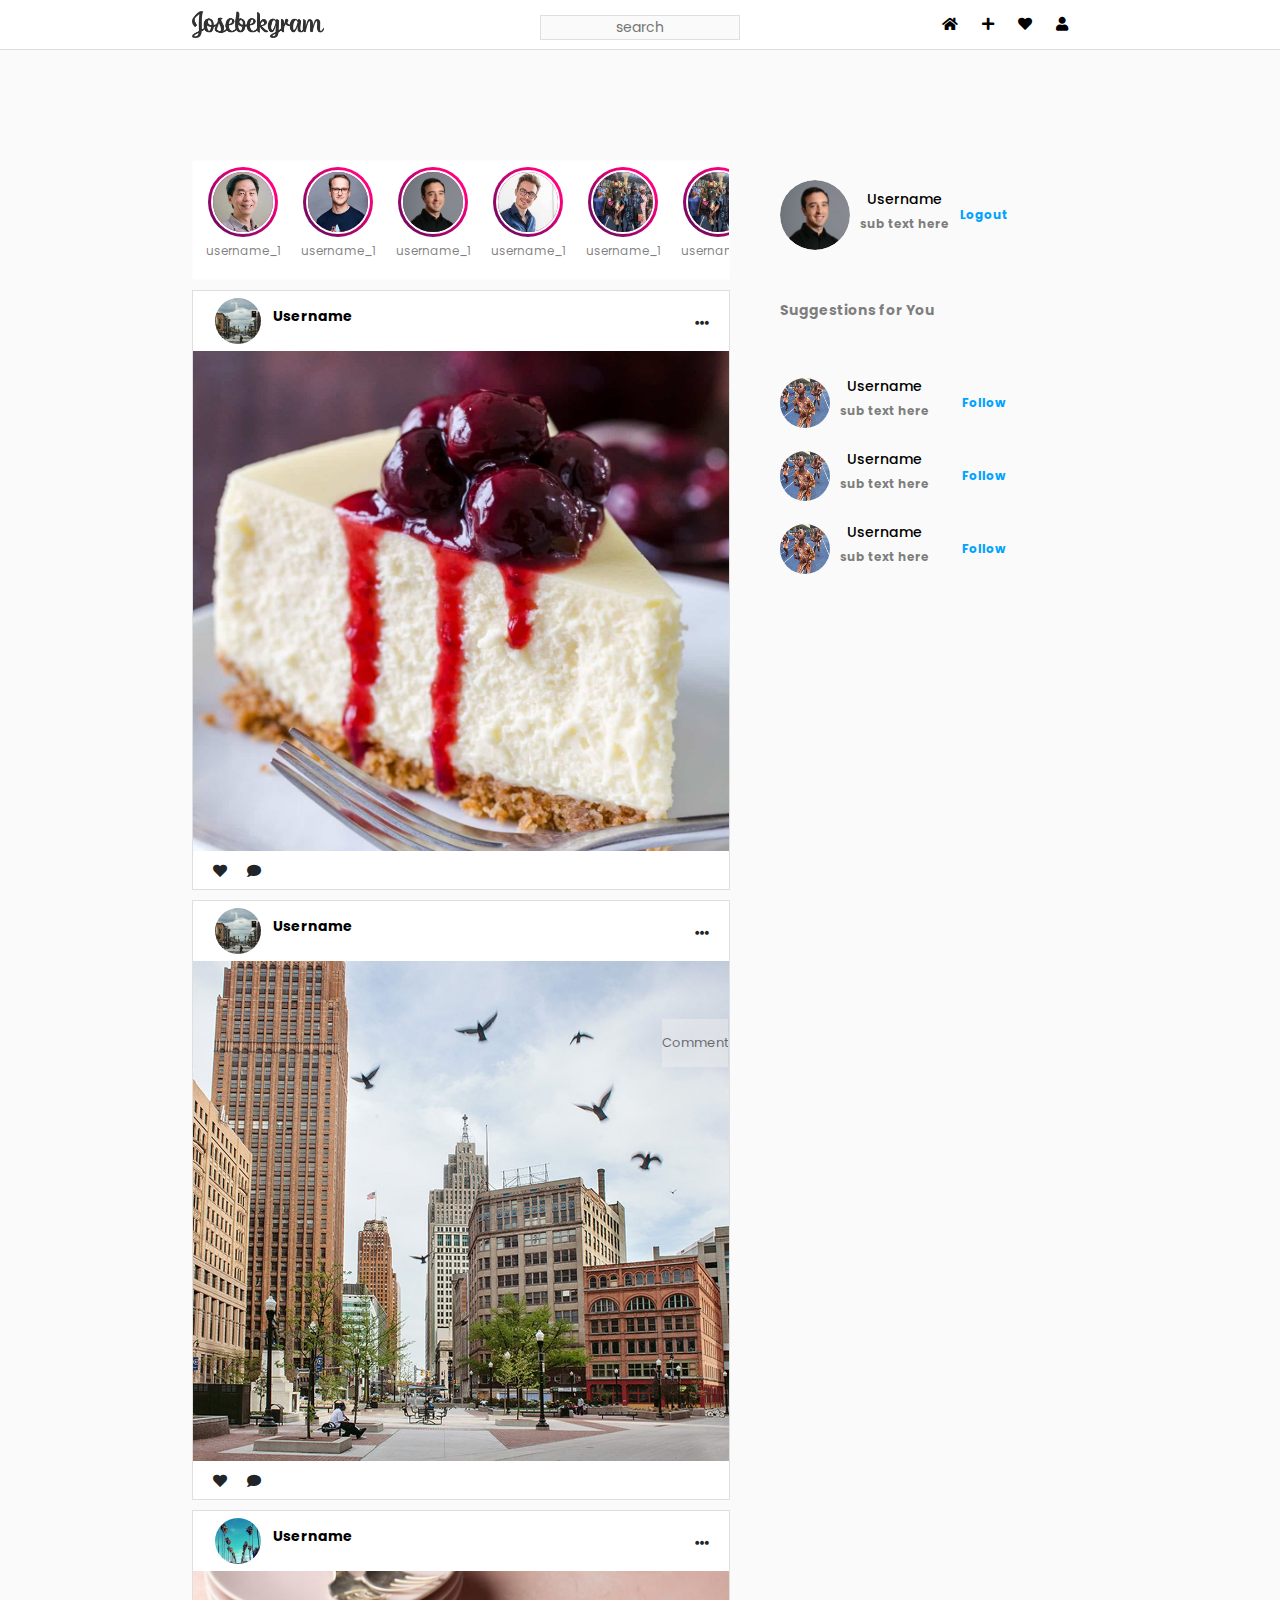
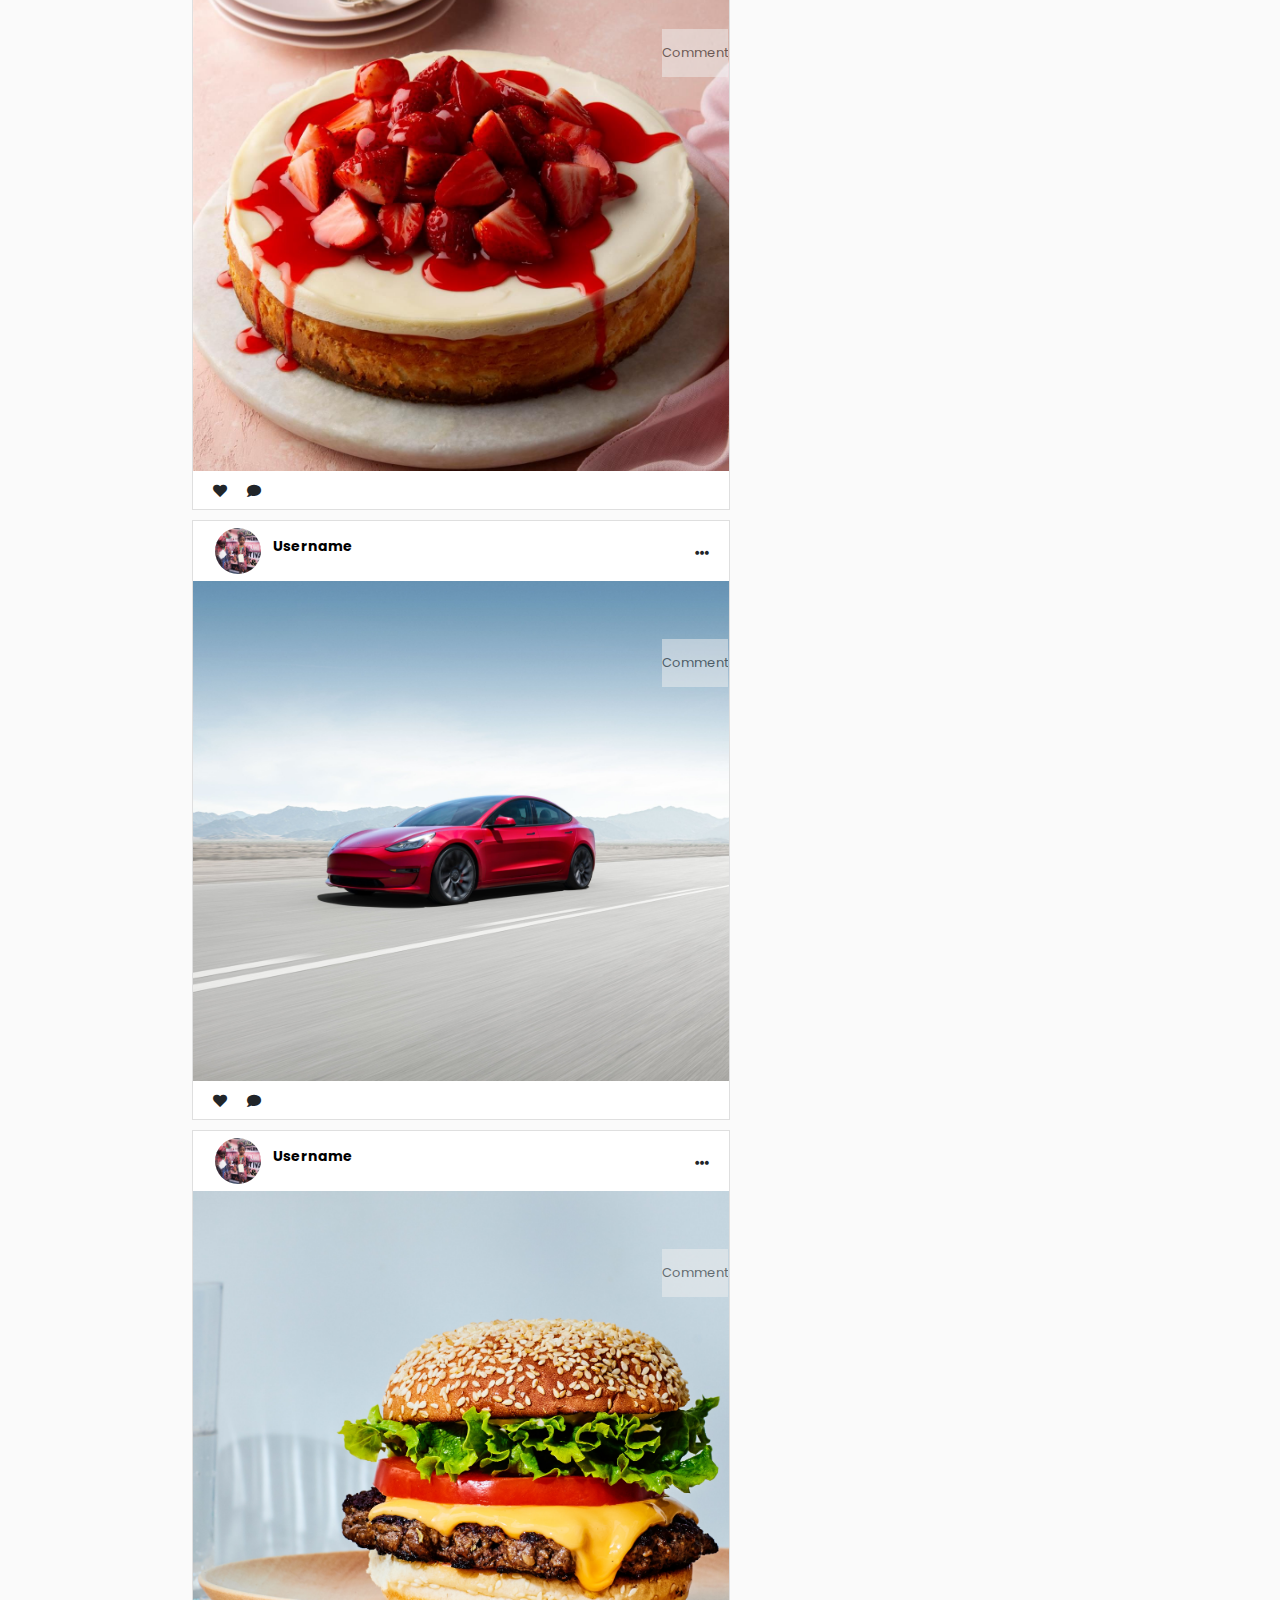
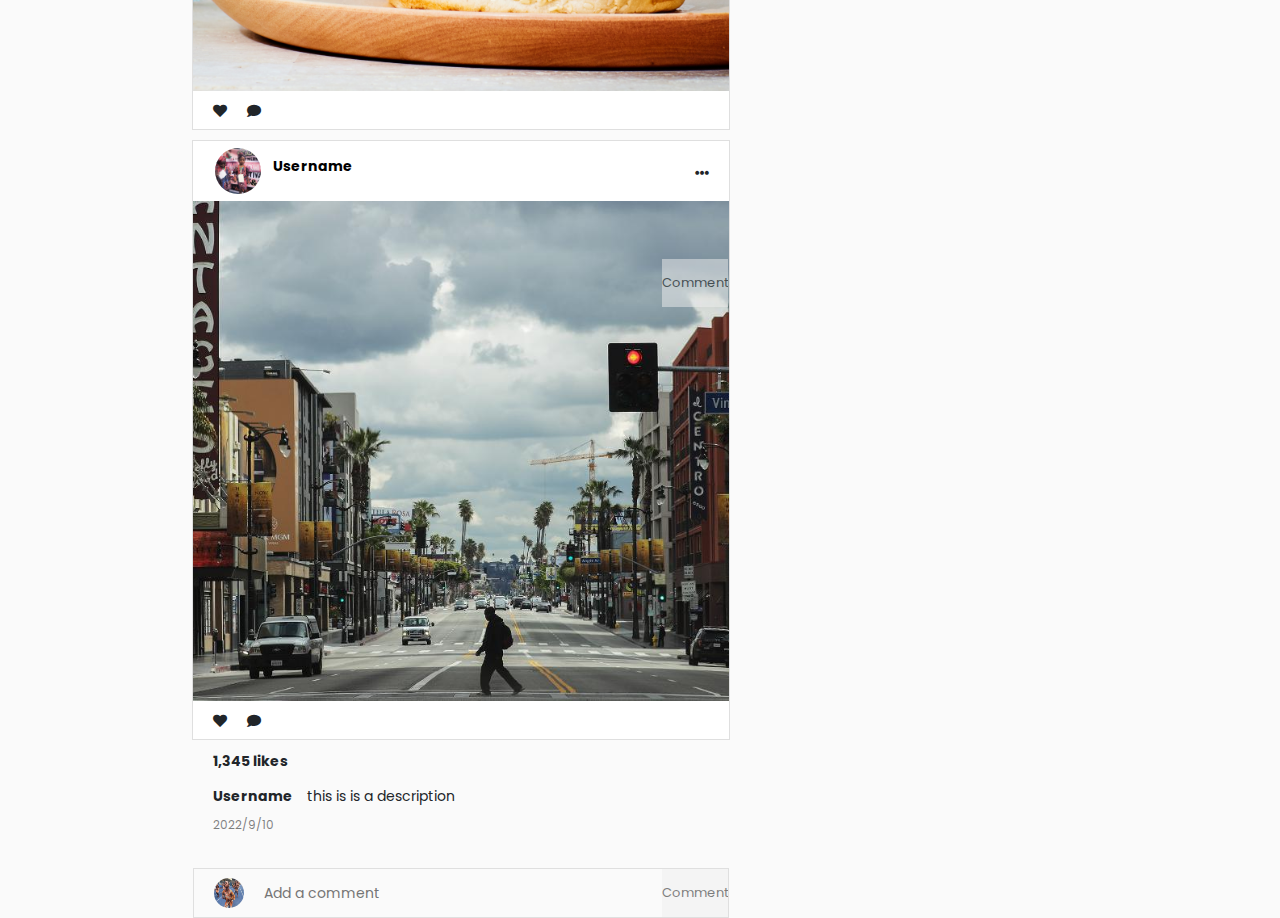
<file: index.html>
<!doctype html>
<html lang="en">

<head>
    <meta charset="utf-8">
    <meta name="viewport" content="width=device-width, initial-scale=1">
    <title>Instagram | Clone</title>
    <link href="assets/css/bootstrap.min.css" rel="stylesheet" />
    <link rel="stylesheet" href="https://use.fontawesome.com/releases/v5.15.4/css/all.css" crossorigin="anonymous" />

    <link rel="stylesheet" href="assets/css/style.css">
    <link rel="stylesheet" href="assets/css/responsive.css">
</head>

<body>
    <nav class="navbar">
        <div class="nav-wrapper">
            <img src="assets/img/logo.png" alt="" class="brand-img" />
            <form class="search-form">
                <input type="text" placeholder="search" class="search-box">
            </form>
            <div class="nav-items">
                <a href="index.html"><i class="icon fas fa-home"></i></a>
                <a href="camera.html"><i class="icon fas fa-plus"></i></a>
                <a href="discover.html"><i class="icon fas fa-heart"></i></a>
                <a href="profile.html"><div class="icon user-profile"><i class="fas fa-user"></i></a>
                </div>
            </div>
        </div>
    </nav>


    <section class="main">
        <div class="wrapper">
            <div class="left-col">
                <!-- Status Wrapper -->
                <div class="status-wrapper">
                    <div class="status-card">
                        <div class="profile-pic">
                            <img src="assets/img/2.jpeg" alt="">
                        </div>
                        <p class="username">username_1</p>
                    </div>
                    <div class="status-card">
                        <div class="profile-pic">
                            <img src="assets/img/3.jpeg" alt="">
                        </div>
                        <p class="username">username_1</p>
                    </div>
                    <div class="status-card">
                        <div class="profile-pic">
                            <img src="assets/img/1.jpeg" alt="">
                        </div>
                        <p class="username">username_1</p>
                    </div>
                    <div class="status-card">
                        <div class="profile-pic">
                            <img src="assets/img/Chris1.jpeg" alt="">
                        </div>
                        <p class="username">username_1</p>
                    </div>
                    <div class="status-card">
                        <div class="profile-pic">
                            <img src="assets/img/award 2.jpg" alt="">
                        </div>
                        <p class="username">username_1</p>
                    </div>
                    <div class="status-card">
                        <div class="profile-pic">
                            <img src="assets/img/award 2.jpg" alt="">
                        </div>
                        <p class="username">username_1</p>
                    </div>
                    <div class="status-card">
                        <div class="profile-pic">
                            <img src="assets/img/award 2.jpg" alt="">
                        </div>
                        <p class="username">username_1</p>
                    </div>
                </div>
                <!-- Post -->

                <div class="post">
                    <div class="info">
                        <div class="user">
                            <div class="profile-pic"><img src="assets/img/1637340368.jpeg" alt=""></div>
                            <p class="username">Username</p>
                        </div>
                        <i class="fa fa-ellipsis-h options"></i>
                    </div>

                    <img src="assets/img/1637060373.jpeg" alt="" class="post-image" />
                    <div class="post-content">
                        <div class="reaction-wrapper">
                            <i class="icon fas fa-heart"></i>
                            <i class="icon fas fa-comment"></i>
                        </div>
                        <p class="likes">1,345 likes</p>
                        <p class="description"><span>Username</span> this is is a description</p>
                        <p class="post-time">2022/9/10</p>
                    </div>
                    <div class="comment-wrapper">
                        <img src="assets/img/award 3.jpg" alt="" class="icon" />
                        <input type="text" class="comment-box" placeholder="Add a comment" />
                        <button class="comment-btn">Comment</button>
                    </div>
                </div>

                <div class="post">
                    <div class="info">
                        <div class="user">
                            <div class="profile-pic"><img src="assets/img/1637148249.jpeg" alt=""></div>
                            <p class="username">Username</p>
                        </div>
                        <i class="fa fa-ellipsis-h options"></i>
                    </div>

                    <img src="assets/img/1637323827.jpeg" alt="" class="post-image" />
                    <div class="post-content">
                        <div class="reaction-wrapper">
                            <i class="icon fas fa-heart"></i>
                            <i class="icon fas fa-comment"></i>
                        </div>
                        <p class="likes">1,345 likes</p>
                        <p class="description"><span>Username</span> this is is a description</p>
                        <p class="post-time">2022/9/10</p>
                    </div>
                    <div class="comment-wrapper">
                        <img src="assets/img/1637323094.jpeg" alt="" class="icon" />
                        <input type="text" class="comment-box" placeholder="Add a comment" />
                        <button class="comment-btn">Comment</button>
                    </div>
                </div>

                <div class="post">
                    <div class="info">
                        <div class="user">
                            <div class="profile-pic"><img src="assets/img/1637323514.jpeg" alt=""></div>
                            <p class="username">Username</p>
                        </div>
                        <i class="fa fa-ellipsis-h options"></i>
                    </div>

                    <img src="assets/img/1637340890.jpeg" alt="" class="post-image" />
                    <div class="post-content">
                        <div class="reaction-wrapper">
                            <i class="icon fas fa-heart"></i>
                            <i class="icon fas fa-comment"></i>
                        </div>
                        <p class="likes">1,345 likes</p>
                        <p class="description"><span>Username</span> this is is a description</p>
                        <p class="post-time">2022/9/10</p>
                    </div>
                    <div class="comment-wrapper">
                        <img src="assets/img/1637060120.jpeg" alt="" class="icon" />
                        <input type="text" class="comment-box" placeholder="Add a comment" />
                        <button class="comment-btn">Comment</button>
                    </div>
                </div>

                <div class="post">
                    <div class="info">
                        <div class="user">
                            <div class="profile-pic"><img src="assets/img/award.jpg" alt=""></div>
                            <p class="username">Username</p>
                        </div>
                        <i class="fa fa-ellipsis-h options"></i>
                    </div>

                    <img src="assets/img/1637323773.jpeg" alt="" class="post-image" />
                    <div class="post-content">
                        <div class="reaction-wrapper">
                            <i class="icon fas fa-heart"></i>
                            <i class="icon fas fa-comment"></i>
                        </div>
                        <p class="likes">1,345 likes</p>
                        <p class="description"><span>Username</span> this is is a description</p>
                        <p class="post-time">2022/9/10</p>
                    </div>
                    <div class="comment-wrapper">
                        <img src="assets/img/award 3.jpg" alt="" class="icon" />
                        <input type="text" class="comment-box" placeholder="Add a comment" />
                        <button class="comment-btn">Comment</button>
                    </div>
                </div>

                <div class="post">
                    <div class="info">
                        <div class="user">
                            <div class="profile-pic"><img src="assets/img/award.jpg" alt=""></div>
                            <p class="username">Username</p>
                        </div>
                        <i class="fa fa-ellipsis-h options"></i>
                    </div>

                    <img src="assets/img/1637424088.jpeg" alt="" class="post-image" />
                    <div class="post-content">
                        <div class="reaction-wrapper">
                            <i class="icon fas fa-heart"></i>
                            <i class="icon fas fa-comment"></i>
                        </div>
                        <p class="likes">1,345 likes</p>
                        <p class="description"><span>Username</span> this is is a description</p>
                        <p class="post-time">2022/9/10</p>
                    </div>
                    <div class="comment-wrapper">
                        <img src="assets/img/1637340013.jpeg" alt="" class="icon" />
                        <input type="text" class="comment-box" placeholder="Add a comment" />
                        <button class="comment-btn">Comment</button>
                    </div>
                </div>

                <div class="post">
                    <div class="info">
                        <div class="user">
                            <div class="profile-pic"><img src="assets/img/award.jpg" alt=""></div>
                            <p class="username">Username</p>
                        </div>
                        <i class="fa fa-ellipsis-h options"></i>
                    </div>

                    <img src="assets/img/1637148249.jpeg" alt="" class="post-image" />
                    <div class="post-content">
                        <div class="reaction-wrapper">
                            <i class="icon fas fa-heart"></i>
                            <i class="icon fas fa-comment"></i>
                        </div>
                        <p class="likes">1,345 likes</p>
                        <p class="description"><span>Username</span> this is is a description</p>
                        <p class="post-time">2022/9/10</p>
                    </div>
                    <div class="comment-wrapper">
                        <img src="assets/img/award 3.jpg" alt="" class="icon" />
                        <input type="text" class="comment-box" placeholder="Add a comment" />
                        <button class="comment-btn">Comment</button>
                    </div>
                </div>
            </div>
            <div class="right-col">
                <!-- Profile Card -->
                <div class="profile-card">
                    <div class="profile-pic">
                        <img src="assets/img/1.jpeg" alt="">
                    </div>
                    <div>
                        <p class="username">Username</p>
                        <p class="sub-text">sub text here</p>
                    </div>
                    <button class="logout-btn">Logout</button>
                </div>


                <p class="suggestion-text">Suggestions for You</p>
                <!-- Suggestions -->
                <div class="suggestion-card">
                    <div class="suggestion-pic">
                        <img src="assets/img/award 3.jpg" alt="">
                    </div>
                    <div>
                        <p class="username">Username</p>
                        <p class="sub-text">sub text here</p>
                    </div>
                    <button class="follow-btn">Follow</button>
                </div>

                <div class="suggestion-card">
                    <div class="suggestion-pic">
                        <img src="assets/img/award 3.jpg" alt="">
                    </div>
                    <div>
                        <p class="username">Username</p>
                        <p class="sub-text">sub text here</p>
                    </div>
                    <button class="follow-btn">Follow</button>
                </div>

                <div class="suggestion-card">
                    <div class="suggestion-pic">
                        <img src="assets/img/award 3.jpg" alt="">
                    </div>
                    <div>
                        <p class="username">Username</p>
                        <p class="sub-text">sub text here</p>
                    </div>
                    <button class="follow-btn">Follow</button>
                </div>

            </div>
        </div>
    </section>

    <script src="assets/js/bootstrap.min.js"></script>
</body>

</html>
</file>
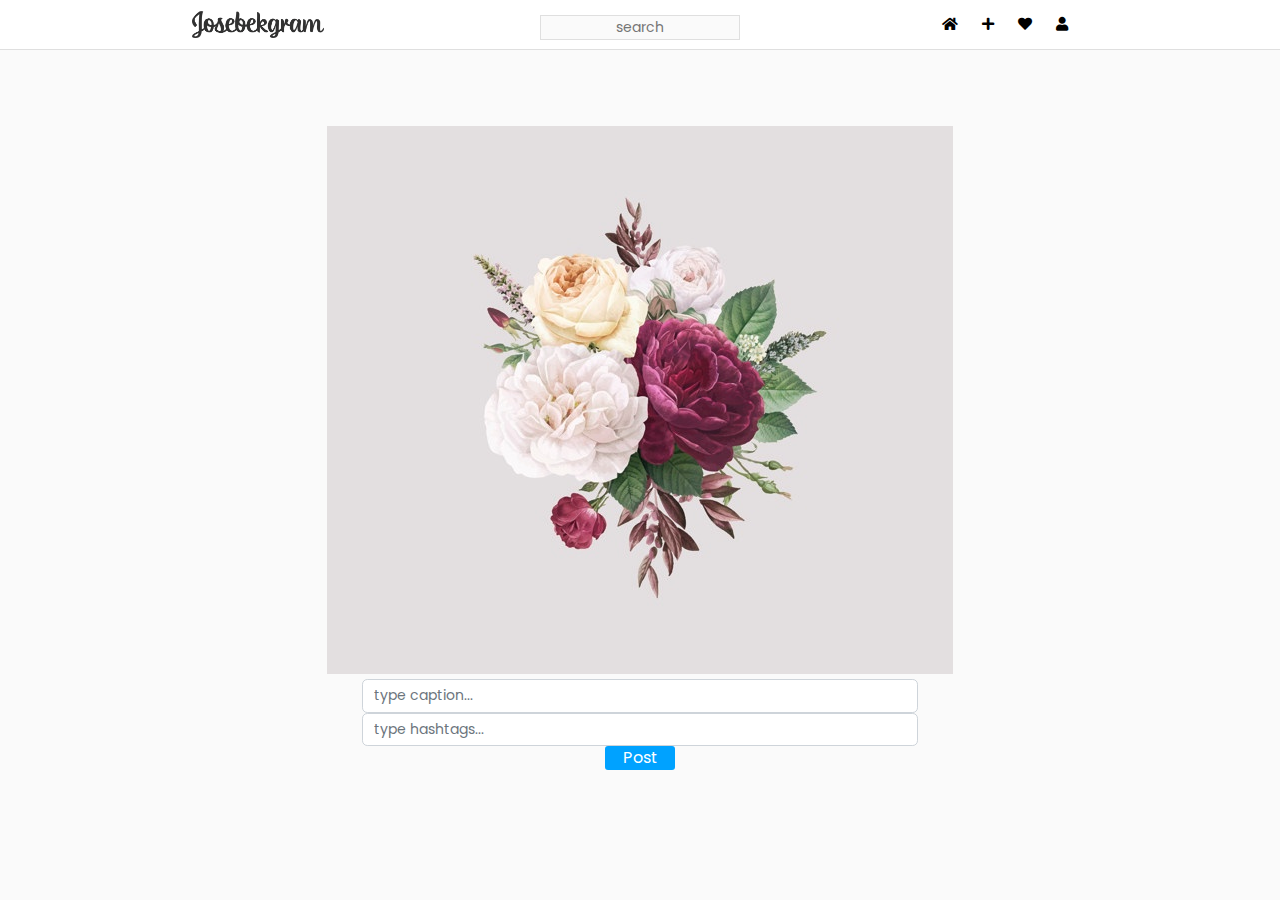
<file: camera.html>
<!doctype html>
<html lang="en">

<head>
    <meta charset="utf-8">
    <meta name="viewport" content="width=device-width, initial-scale=1">
    <title>Instagram | Clone</title>
    <link href="assets/css/bootstrap.min.css" rel="stylesheet" />
    <link rel="stylesheet" href="https://use.fontawesome.com/releases/v5.15.4/css/all.css" crossorigin="anonymous" />

    <link rel="stylesheet" href="assets/css/style.css">
    <link rel="stylesheet" href="assets/css/responsive.css">
</head>

<body>
    <nav class="navbar">
        <div class="nav-wrapper">
            <img src="assets/img/logo.png" alt="" class="brand-img" />
            <form class="search-form">
                <input type="text" placeholder="search" class="search-box">
            </form>
            <div class="nav-items">
                <a href="index.html"><i class="icon fas fa-home"></i></a>
                <a href="camera.html"><i class="icon fas fa-plus"></i></a>
                <a href="discover.html"><i class="icon fas fa-heart"></i></a>
                <a href="profile.html"><div class="icon user-profile"><i class="fas fa-user"></i></a>
                </div>
            </div>
        </div>
    </nav>

<div class="camera-container">
    <div class="camera">
        <div class="camera-image">
            <img src="assets/img/flower.jpeg" alt="camera" />
            <form action="" class="camera-form">
                <div class="form-group">
                    <input type="text" namae="caption" class="form-control" placeholder="type caption...">
                </div>
                <div class="form-group">
                    <input type="text" namae="hashtags" class="form-control" placeholder="type hashtags...">
                </div>
                <div class="form-group">
                    <button type="submit" class="upload-btn" name="upload">Post</button>
                </div>
            </form>
        </div>
    </div>
</div>




    <script src="assets/js/bootstrap.min.js"></script>
</body>

</html>
</file>
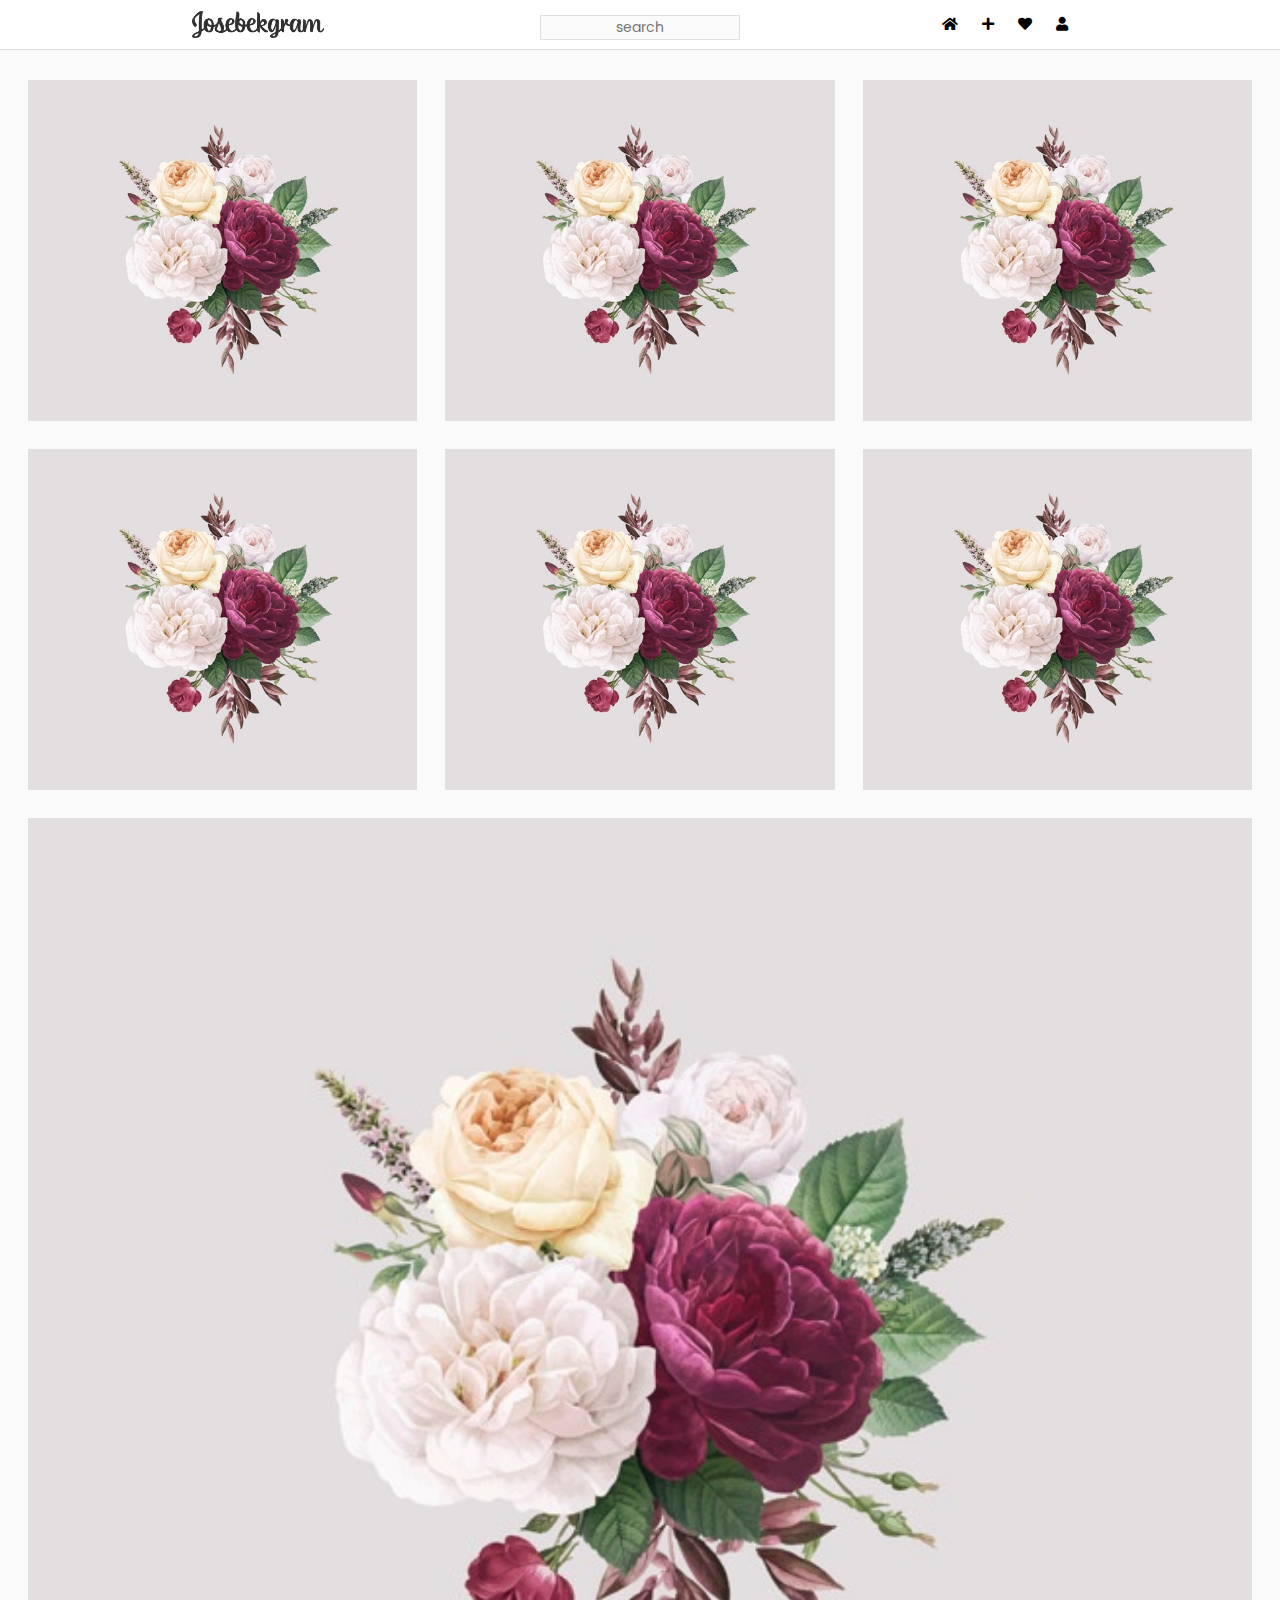
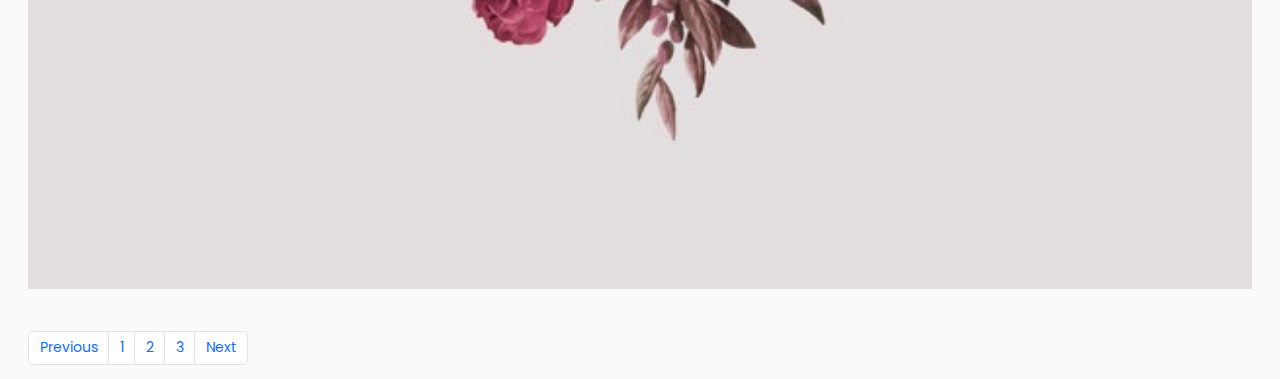
<file: discover.html>
<!doctype html>
<html lang="en">

<head>
    <meta charset="utf-8">
    <meta name="viewport" content="width=device-width, initial-scale=1">
    <title>Instagram | Clone</title>
    <link href="assets/css/bootstrap.min.css" rel="stylesheet" />
    <link rel="stylesheet" href="https://use.fontawesome.com/releases/v5.15.4/css/all.css" crossorigin="anonymous" />

    <link rel="stylesheet" href="assets/css/style.css">
    <link rel="stylesheet" href="assets/css/responsive.css">
</head>

<body>
    <nav class="navbar">
        <div class="nav-wrapper">
            <img src="assets/img/logo.png" alt="" class="brand-img" />
            <form class="search-form">
                <input type="text" placeholder="search" class="search-box">
            </form>
            <div class="nav-items">
                <a href="index.html"><i class="icon fas fa-home"></i></a>
                <a href="camera.html"><i class="icon fas fa-plus"></i></a>
                <a href="discover.html"><i class="icon fas fa-heart"></i></a>
                <a href="profile.html"><div class="icon user-profile"><i class="fas fa-user"></i></a>
                </div>
            </div>
        </div>
    </nav>

 
    <main>
        <div class="discover-container">
            <div class="gallery">
                <div class="gallery-item">
                    <img src="assets/img/flower.jpeg" class="gallery-image" alt="gallery">
                    <div class="gallery-item-info">
                        <ul>
                            <li class="gallery-items-likes"><span class="hide-gallery-element">900</span>
                            <i class="fas fa-heart"></i>
                            </li>
                            <li class="gallery-items-comments"><span class="hide-gallery-element">434</span>
                                <i class="fas fa-comment"></i>
                                </li>
                        </ul>
                    </div>
                </div>
                <div class="gallery-item">
                    <img src="assets/img/flower.jpeg" class="gallery-image" alt="gallery">
                    <div class="gallery-item-info">
                        <ul>
                            <li class="gallery-items-likes"><span class="hide-gallery-element">21</span>
                            <i class="fas fa-heart"></i>
                            </li>
                            <li class="gallery-items-comments"><span class="hide-gallery-element">345</span>
                                <i class="fas fa-comment"></i>
                                </li>
                        </ul>
                    </div>
                </div>
                <div class="gallery-item">
                    <img src="assets/img/flower.jpeg" class="gallery-image" alt="gallery">
                    <div class="gallery-item-info">
                        <ul>
                            <li class="gallery-items-likes"><span class="hide-gallery-element">8573</span>
                            <i class="fas fa-heart"></i>
                            </li>
                            <li class="gallery-items-comments"><span class="hide-gallery-element">57</span>
                                <i class="fas fa-comment"></i>
                                </li>
                        </ul>
                    </div>
                </div>
                <div class="gallery-item">
                    <img src="assets/img/flower.jpeg" class="gallery-image" alt="gallery">
                    <div class="gallery-item-info">
                        <ul>
                            <li class="gallery-items-likes"><span class="hide-gallery-element">128</span>
                            <i class="fas fa-heart"></i>
                            </li>
                            <li class="gallery-items-comments"><span class="hide-gallery-element">60</span>
                                <i class="fas fa-comment"></i>
                                </li>
                        </ul>
                    </div>
                </div>
                <div class="gallery-item">
                    <img src="assets/img/flower.jpeg" class="gallery-image" alt="gallery">
                    <div class="gallery-item-info">
                        <ul>
                            <li class="gallery-items-likes"><span class="hide-gallery-element">40</span>
                            <i class="fas fa-heart"></i>
                            </li>
                            <li class="gallery-items-comments"><span class="hide-gallery-element">20</span>
                                <i class="fas fa-comment"></i>
                                </li>
                        </ul>
                    </div>
                </div>
                <div class="gallery-item">
                    <img src="assets/img/flower.jpeg" class="gallery-image" alt="gallery">
                    <div class="gallery-item-info">
                        <ul>
                            <li class="gallery-items-likes"><span class="hide-gallery-element">8573</span>
                            <i class="fas fa-heart"></i>
                            </li>
                            <li class="gallery-items-comments"><span class="hide-gallery-element">57</span>
                                <i class="fas fa-comment"></i>
                                </li>
                        </ul>
                    </div>
                </div>
                <div class="gallery-item">
                    <img src="assets/img/flower.jpeg" class="gallery-image" alt="gallery">
                    <div class="gallery-item-info">
                        <ul>
                            <li class="gallery-items-likes"><span class="hide-gallery-element">128</span>
                            <i class="fas fa-heart"></i>
                            </li>
                            <li class="gallery-items-comments"><span class="hide-gallery-element">60</span>
                                <i class="fas fa-comment"></i>
                                </li>
                        </ul>
                    </div>
                </div>
                
            </div>


            <nav aria-label="Page navigation example">
                <ul class="pagination">
                  <li class="page-item"><a class="page-link" href="#">Previous</a></li>
                  <li class="page-item"><a class="page-link" href="#">1</a></li>
                  <li class="page-item"><a class="page-link" href="#">2</a></li>
                  <li class="page-item"><a class="page-link" href="#">3</a></li>
                  <li class="page-item"><a class="page-link" href="#">Next</a></li>
                </ul>
              </nav>
        </div>
    </main>



</body>

</html>
</file>
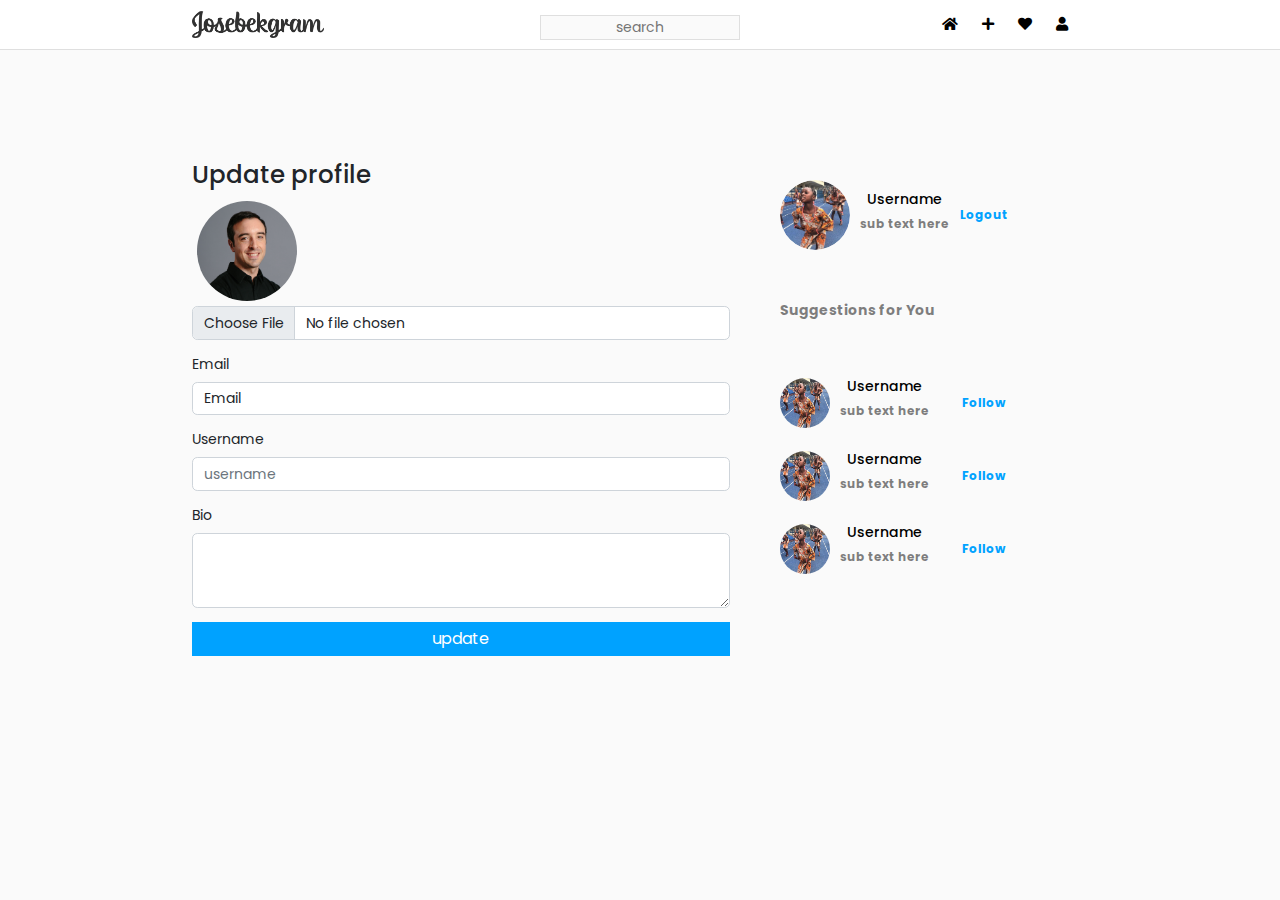
<file: edit_profile.html>
<!doctype html>
<html lang="en">

<head>
    <meta charset="utf-8">
    <meta name="viewport" content="width=device-width, initial-scale=1">
    <title>Instagram | Clone</title>
    <link href="assets/css/bootstrap.min.css" rel="stylesheet" />
    <link rel="stylesheet" href="https://use.fontawesome.com/releases/v5.15.4/css/all.css" crossorigin="anonymous" />

    <link rel="stylesheet" href="assets/css/style.css">
    <link rel="stylesheet" href="assets/css/responsive.css">
</head>

<body>
    <nav class="navbar">
        <div class="nav-wrapper">
            <img src="assets/img/logo.png" alt="" class="brand-img" />
            <form class="search-form">
                <input type="text" placeholder="search" class="search-box">
            </form>
            <div class="nav-items">
                <a href="index.html"><i class="icon fas fa-home"></i></a>
                <a href="camera.html"><i class="icon fas fa-plus"></i></a>
                <a href="discover.html"><i class="icon fas fa-heart"></i></a>
                <a href="profile.html"><div class="icon user-profile"><i class="fas fa-user"></i></a>
                </div>
            </div>
        </div>
    </nav>



    <section class="main">
        <div class="wrapper">
            <div class="left-col">
                <h3>Update profile</h3>
            <form action="">
                <div class="mb-3">
                    <img src="assets/img/1.jpeg" class="edit-profile-image" alt="edit profile" />
                    <input type="file" name="" id="" class="form-control" />
                </div>
                <div class="mb-3">
                    <label for="email" class="form-label">Email</label>
                    <p class="form-control">Email</p>
                    <div class="mb-3">
                        <label for="username" class="form-label">Username</label>
                        <input type="text" name="username" id="username" class="form-control"  placeholder="username"/>
                    </div>
                    <div class="mb-3">
                        <label for="bio" class="form-label">Bio</label>
                   <textarea name="bio" id="bio" cols="30" rows="3" class="form-control"></textarea>
                    </div>

                    <div class="mb-3">
                        <input type="submit" name="update_profile_btn" id="update_profile_btn" value="update" class="update_profile_btn" />
                    </div>
                </div>
            </form>
            </div>
            <div class="right-col">
                <!-- Profile Card -->
                <div class="profile-card">
                    <div class="profile-pic">
                        <img src="assets/img/award 3.jpg" alt="">
                    </div>
                    <div>
                        <p class="username">Username</p>
                        <p class="sub-text">sub text here</p>
                    </div>
                    <button class="logout-btn">Logout</button>
                </div>


                <p class="suggestion-text">Suggestions for You</p>
                <!-- Suggestions -->
                <div class="suggestion-card">
                    <div class="suggestion-pic">
                        <img src="assets/img/award 3.jpg" alt="">
                    </div>
                    <div>
                        <p class="username">Username</p>
                        <p class="sub-text">sub text here</p>
                    </div>
                    <button class="follow-btn">Follow</button>
                </div>

                <div class="suggestion-card">
                    <div class="suggestion-pic">
                        <img src="assets/img/award 3.jpg" alt="">
                    </div>
                    <div>
                        <p class="username">Username</p>
                        <p class="sub-text">sub text here</p>
                    </div>
                    <button class="follow-btn">Follow</button>
                </div>

                <div class="suggestion-card">
                    <div class="suggestion-pic">
                        <img src="assets/img/award 3.jpg" alt="">
                    </div>
                    <div>
                        <p class="username">Username</p>
                        <p class="sub-text">sub text here</p>
                    </div>
                    <button class="follow-btn">Follow</button>
                </div>

            </div>
        </div>
    </section>

    <script src="assets/js/bootstrap.min.js"></script>
</body>

</html>
</file>
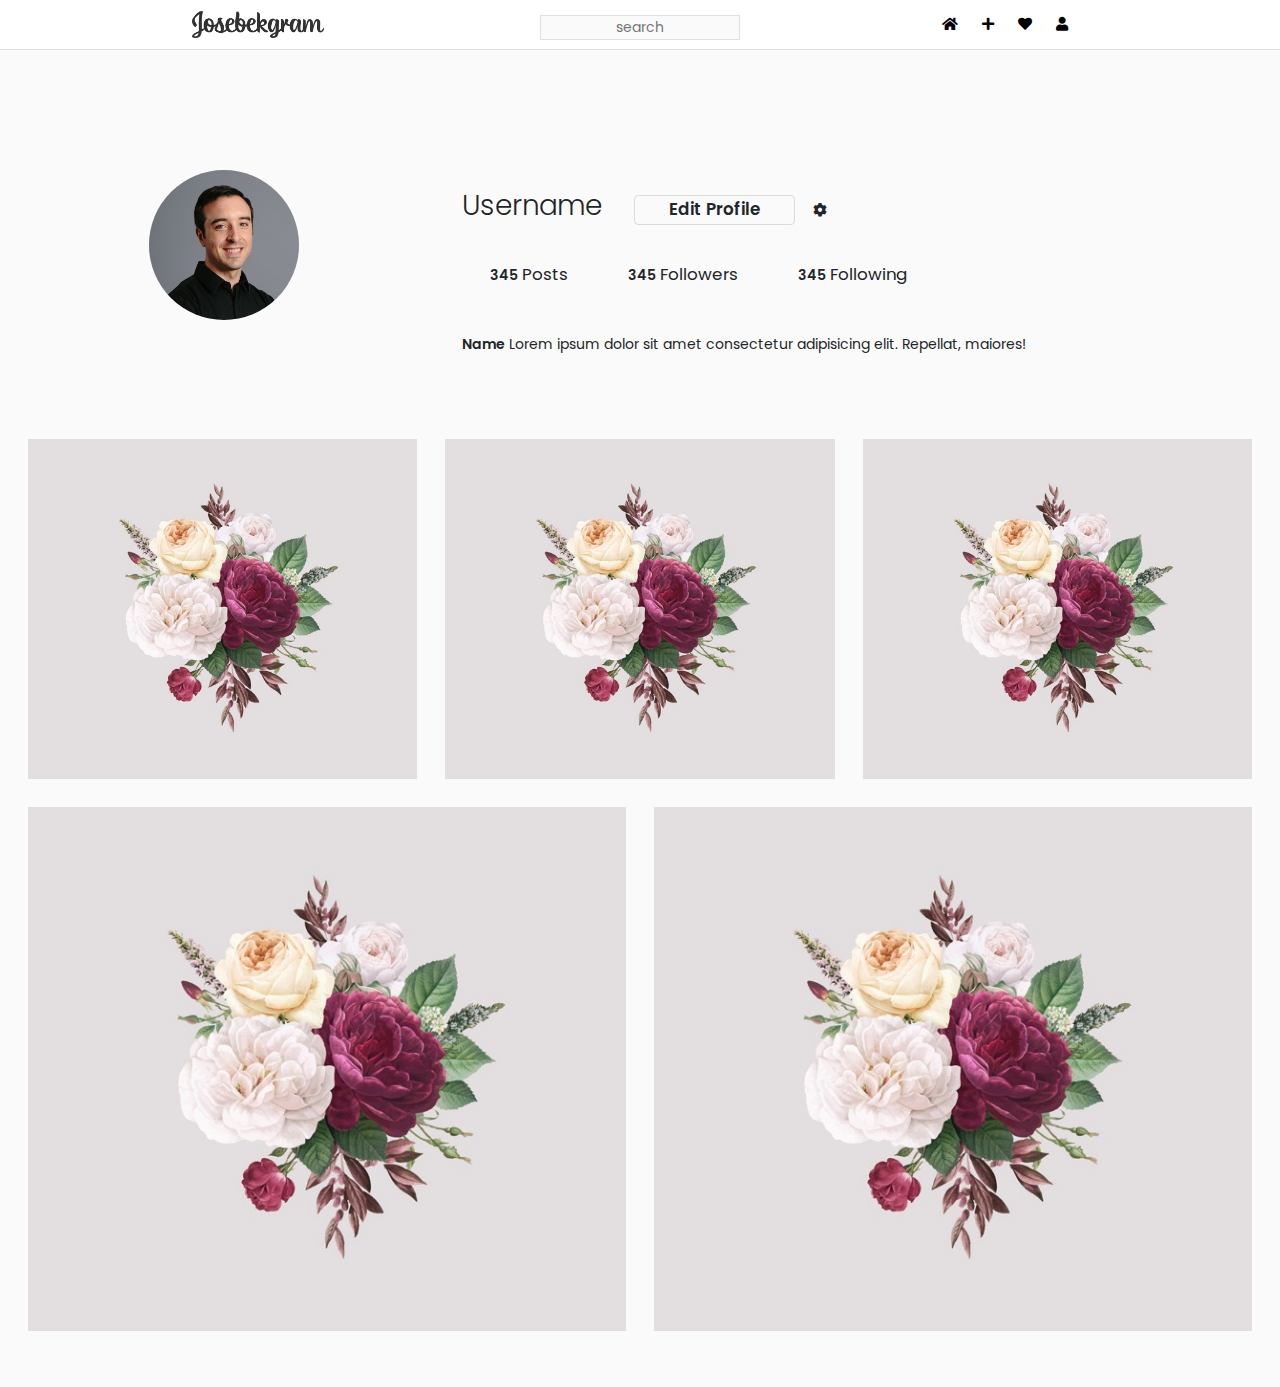
<file: profile.html>
<!doctype html>
<html lang="en">

<head>
    <meta charset="utf-8">
    <meta name="viewport" content="width=device-width, initial-scale=1">
    <title>Instagram | Clone</title>
    <link href="assets/css/bootstrap.min.css" rel="stylesheet" />
    <link rel="stylesheet" href="https://use.fontawesome.com/releases/v5.15.4/css/all.css" crossorigin="anonymous" />

    <link rel="stylesheet" href="assets/css/style.css">
    <link rel="stylesheet" href="assets/css/responsive.css">
</head>

<body>
    <nav class="navbar">
        <div class="nav-wrapper">
            <img src="assets/img/logo.png" alt="" class="brand-img" />
            <form class="search-form">
                <input type="text" placeholder="search" class="search-box">
            </form>
            <div class="nav-items">
                <a href="index.html"><i class="icon fas fa-home"></i></a>
                <a href="camera.html"><i class="icon fas fa-plus"></i></a>
                <a href="discover.html"><i class="icon fas fa-heart"></i></a>
                <a href="profile.html"><div class="icon user-profile"><i class="fas fa-user"></i></a>
                </div>
            </div>
        </div>
    </nav>

    <header class="profile-header">
        <div class="profile-container">
            <div class="profile">
                <div class="profile-image">
                    <img src="assets/img/1.jpeg" alt="">
                </div>
                <div class="profile-user-settings">
                    <h1 class="profile-user-name">Username</h1>
                    <a href="edit_profile.html" style="text-decoration: none;" class="profile-btn profile-edit-btn">Edit Profile</a>
                    <button class="profile-btn profile-settings-btn" aria-label="profile settings">
                        <i class="fas fa-cog"></i>
                    </button>
                </div>
                <div class="profile-stats">
                    <ul>
                        <li><span class="profile-stat-count">345</span> Posts</li>
                        <li><span class="profile-stat-count">345</span> Followers</li>
                        <li><span class="profile-stat-count">345</span> Following</li>
                    </ul>
                </div>
                <div class="profile-bio">
                    <p><span class="profile-real-name">Name</span>
                        Lorem ipsum
                        dolor sit amet consectetur
                        adipisicing elit. Repellat,
                        maiores!</p>
                </div>
            </div>
        </div>
    </header>


    <main>
        <div class="profile-container">
            <div class="gallery">
                <div class="gallery-item">
                    <img src="assets/img/flower.jpeg" class="gallery-image" alt="gallery">
                    <div class="gallery-item-info">
                        <ul>
                            <li class="gallery-items-likes"><span class="hide-gallery-element">900</span>
                            <i class="fas fa-heart"></i>
                            </li>
                            <li class="gallery-items-comments"><span class="hide-gallery-element">434</span>
                                <i class="fas fa-comment"></i>
                                </li>
                        </ul>
                    </div>
                </div>
                <div class="gallery-item">
                    <img src="assets/img/flower.jpeg" class="gallery-image" alt="gallery">
                    <div class="gallery-item-info">
                        <ul>
                            <li class="gallery-items-likes"><span class="hide-gallery-element">21</span>
                            <i class="fas fa-heart"></i>
                            </li>
                            <li class="gallery-items-comments"><span class="hide-gallery-element">345</span>
                                <i class="fas fa-comment"></i>
                                </li>
                        </ul>
                    </div>
                </div>
                <div class="gallery-item">
                    <img src="assets/img/flower.jpeg" class="gallery-image" alt="gallery">
                    <div class="gallery-item-info">
                        <ul>
                            <li class="gallery-items-likes"><span class="hide-gallery-element">8573</span>
                            <i class="fas fa-heart"></i>
                            </li>
                            <li class="gallery-items-comments"><span class="hide-gallery-element">57</span>
                                <i class="fas fa-comment"></i>
                                </li>
                        </ul>
                    </div>
                </div>
                <div class="gallery-item">
                    <img src="assets/img/flower.jpeg" class="gallery-image" alt="gallery">
                    <div class="gallery-item-info">
                        <ul>
                            <li class="gallery-items-likes"><span class="hide-gallery-element">128</span>
                            <i class="fas fa-heart"></i>
                            </li>
                            <li class="gallery-items-comments"><span class="hide-gallery-element">60</span>
                                <i class="fas fa-comment"></i>
                                </li>
                        </ul>
                    </div>
                </div>
                <div class="gallery-item">
                    <img src="assets/img/flower.jpeg" class="gallery-image" alt="gallery">
                    <div class="gallery-item-info">
                        <ul>
                            <li class="gallery-items-likes"><span class="hide-gallery-element">40</span>
                            <i class="fas fa-heart"></i>
                            </li>
                            <li class="gallery-items-comments"><span class="hide-gallery-element">20</span>
                                <i class="fas fa-comment"></i>
                                </li>
                        </ul>
                    </div>
                </div>
            </div>
        </div>
    </main>



</body>

</html>
</file>
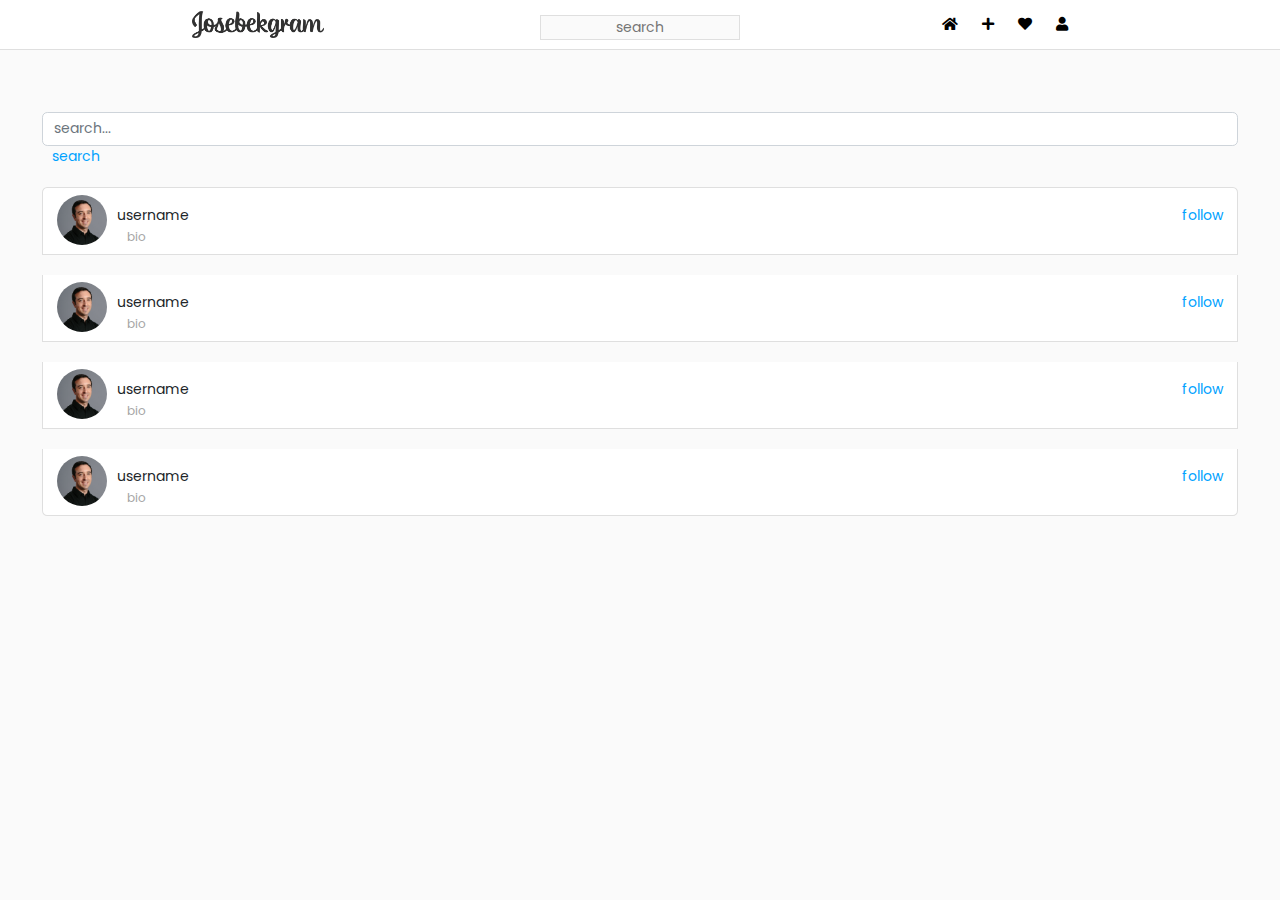
<file: search.html>
<!doctype html>
<html lang="en">

<head>
    <meta charset="utf-8">
    <meta name="viewport" content="width=device-width, initial-scale=1">
    <title>Instagram | Clone</title>
    <link href="assets/css/bootstrap.min.css" rel="stylesheet" />
    <link rel="stylesheet" href="https://use.fontawesome.com/releases/v5.15.4/css/all.css" crossorigin="anonymous" />

    <link rel="stylesheet" href="assets/css/style.css">
    <link rel="stylesheet" href="assets/css/responsive.css">
</head>

<body>
    <nav class="navbar">
        <div class="nav-wrapper">
            <img src="assets/img/logo.png" alt="" class="brand-img" />
            <form class="search-form">
                <input type="text" placeholder="search" class="search-box">
            </form>
            <div class="nav-items">
                <a href="index.html"><i class="icon fas fa-home"></i></a>
                <a href="camera.html"><i class="icon fas fa-plus"></i></a>
                <a href="discover.html"><i class="icon fas fa-heart"></i></a>
                <a href="profile.html"><div class="icon user-profile"><i class="fas fa-user"></i></a>
                </div>
            </div>
        </div>
    </nav>



    <div class="mt-5 mx-5">
        <form action="">
            <div class="form-group search-component">
                <input type="text" placeholder="search..." name="search_input" class="form-control">
                <button type="submit" class="search-btn" name="search_btn">search</button>
            </div>
        </form>

        <ul class="list-group">
            <li class="list-group-item search-result-item">
                <img src="assets/img/1.jpeg" alt="search image" />
                <div>
                    <p>username</p>
                    <span>bio</span>
                </div>
                <div class="search-result-item-btn">
                    <button>follow</button>
                </div>
            </li>
            <li class="list-group-item search-result-item">
                <img src="assets/img/1.jpeg" alt="search image" />
                <div>
                    <p>username</p>
                    <span>bio</span>
                </div>
                <div class="search-result-item-btn">
                    <button>follow</button>
                </div>
            </li>
            <li class="list-group-item search-result-item">
                <img src="assets/img/1.jpeg" alt="search image" />
                <div>
                    <p>username</p>
                    <span>bio</span>
                </div>
                <div class="search-result-item-btn">
                    <button>follow</button>
                </div>
            </li>
            <li class="list-group-item search-result-item">
                <img src="assets/img/1.jpeg" alt="search image" />
                <div>
                    <p>username</p>
                    <span>bio</span>
                </div>
                <div class="search-result-item-btn">
                    <button>follow</button>
                </div>
            </li>
        </ul>
    </div>

    
    <script src="assets/js/bootstrap.min.js"></script>
</body>

</html>
</file>
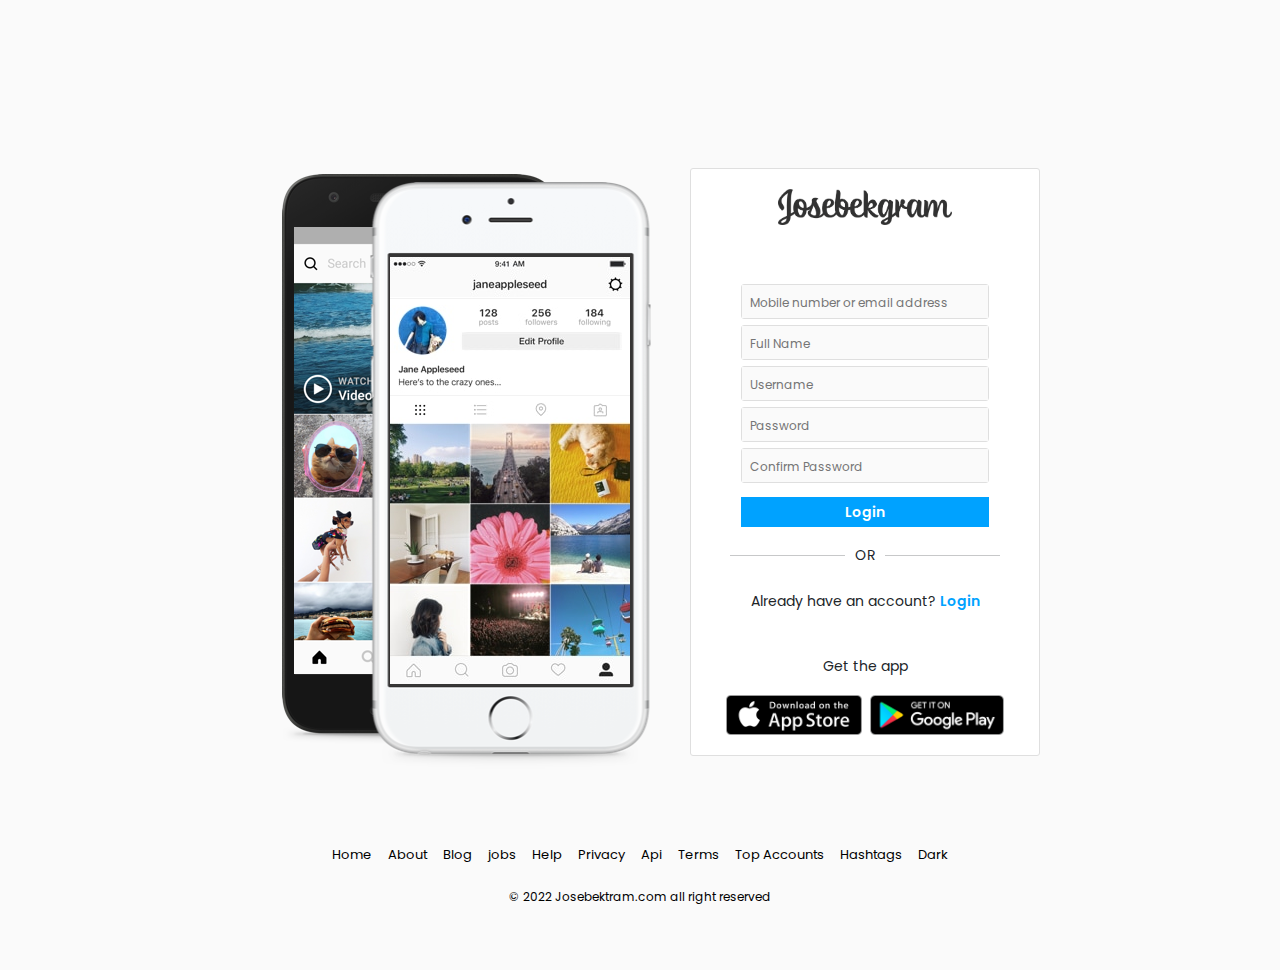
<file: signup.html>
<!DOCTYPE html>
<html lang="en">

<head>
    <meta charset="UTF-8">
    <meta http-equiv="X-UA-Compatible" content="IE=edge">
    <meta name="viewport" content="width=device-width, initial-scale=1.0">
    <title>Signup | Josebektram</title>

    <link href="assets/css/bootstrap.min.css" rel="stylesheet" />
    <link rel="stylesheet" href="https://use.fontawesome.com/releases/v5.15.4/css/all.css" crossorigin="anonymous" />
    <link rel="stylesheet" href="assets/css/style.css" />
    <link rel="stylesheet" href="assets/css/responsive.css" />
</head>

<body>

    <div class="container">
        <div class="main-container">
            <div class="main-content">
                <div class="slide-container" style="background-image: url('assets/img/frame.png');">
                    <div class="slide-content" id="slide-content">
                        <img src="assets/img/screen1.jpeg" class="active" alt="">
                        <img src="assets/img/screen2.jpeg" alt="">
                        <img src="assets/img/screen3.jpeg" alt="">
                        <img src="assets/img/screen4.jpeg" alt="">
                    </div>
                </div>
                <div class="form-container">
                    <div class="form-content box">
                        <div class="logo">
                            <img src="assets/img/logo.png" alt="" class="logo-img" />
                        </div>
                        <form class="login-form" id="login-form">
                            <div class="form-group">
                                <div class="login-input">
                                    <input type="text" name="email" placeholder="Mobile number or email address" />
                                </div>
                            </div>

                            <div class="form-group">
                                <div class="login-input">
                                    <input type="text" name="fullname" placeholder="Full Name" />
                                </div>
                            </div>

                            <div class="form-group">
                                <div class="login-input">
                                    <input type="text" name="username" placeholder="Username" />
                                </div>
                            </div>


                            <div class="form-group">
                                <div class="login-input">
                                    <input type="password" name="password" placeholder="Password" />
                                </div>
                            </div>

                            <div class="form-group">
                                <div class="login-input">
                                    <input type="password" name="confirm_password" placeholder="Confirm Password" />
                                </div>
                            </div>

                            <div class="btn-group">
                                <button class="login-btn" id="login-btn">Login</button>
                            </div>
                        </form>
                        <div class="or">
                            <hr />
                            <span>OR</span>
                            <hr />
                        </div>
                        <div class="goto">
                            <p>Already have an account? <a href="login.html">Login</a></p>
                        </div>
                        <div class="app-download">
                            <p>Get the app</p>
                            <div class="store-link">

                                <a href="#">
                                    <img src="assets/img/store.png" alt="">
                                </a>
                                <a href="">
                                    <img src="assets/img/gbs.png" alt="">
                                </a>
                            </div>
                        </div>
                    </div>
                </div>
            </div>
        </div>

    <div class="footer">
        <div class="links" id="links">
            <a href="index.html">Home</a>
            <a href="#">About</a>
            <a href="#">Blog</a>
            <a href="#">jobs</a>
            <a href="#">Help</a>
            <a href="#">Privacy</a>
            <a href="#">Api</a>
            <a href="#">Terms</a>
            <a href="#">Top Accounts</a>
            <a href="#">Hashtags</a>
            <a href="#" id="dark-btn">Dark</a>
        </div>

        <div class="copyright">
            &copy; 2022 Josebektram.com all right reserved
        </div>
    </div>
</div>
    <script>
        setInterval(() => { changeImage(); }, 3000);

        changeImage();
        function changeImage() {
            var images = document.getElementById('slide-content').getElementsByTagName('img');
            var i = 0;

            for (i = 0; i < images.length; i++) {
                var image = images[i];
                if (image.classList.contains('active')) {
                    image.classList.remove('active');

                    if (i == images.length - 1) {
                        var nextImage = images[0];
                        nextImage.classList.add('active');
                        break;
                    }
                    var nextImage = images[i + 1];
                    nextImage.classList.add('active');
                    break;
                }

            }
        }

        function changMode() {
            var body = document.getElementsByTagName('body')[0];
            var footerLinks = document.getElementById('links').getElementsByTagName('a');

            if (body.classList.contains('dark')) {
                body.classList.remove('dark');

                for (let i = 0; i <footerLinks.length; i++) {
                    footerLinks[i].classList.remove('dark-mode-link')
                }

            } else{
                body.classList.add('dark');
                for (let i = 0; i <footerLinks.length; i++) {
                    footerLinks[i].classList.add('dark-mode-link')
                }
            }
        }


        document.getElementById('dark-btn').addEventListener('click', (e)=>{
            e.preventDefault();
            changMode();
        })

    </script>


</body>
</html>
</file>
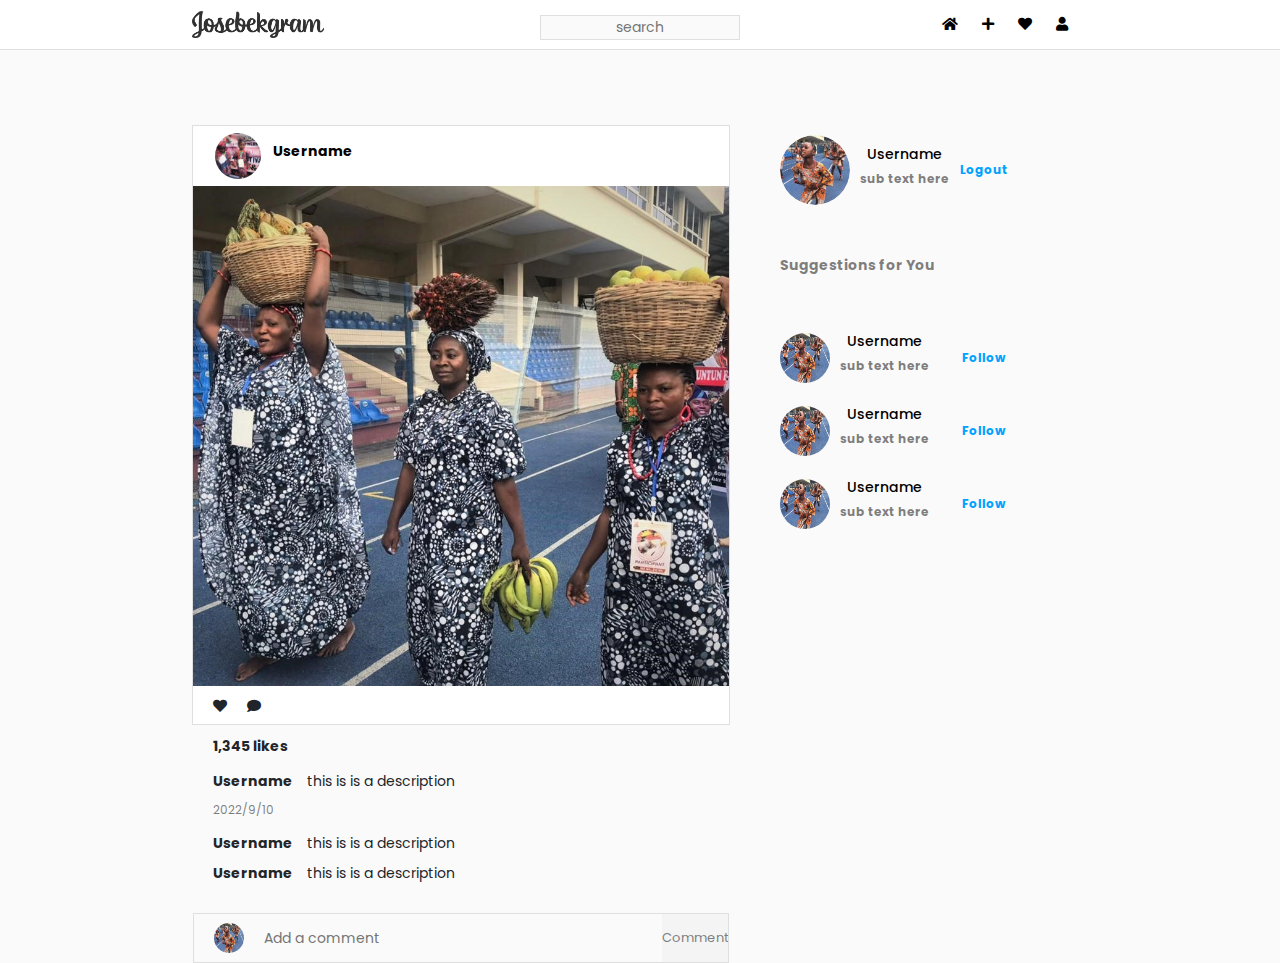
<file: single_post.html>
<!doctype html>
<html lang="en">

<head>
    <meta charset="utf-8">
    <meta name="viewport" content="width=device-width, initial-scale=1">
    <title>Instagram | Clone</title>
    <link href="assets/css/bootstrap.min.css" rel="stylesheet" />
    <link rel="stylesheet" href="https://use.fontawesome.com/releases/v5.15.4/css/all.css" crossorigin="anonymous" />

    <link rel="stylesheet" href="assets/css/style.css">
    <link rel="stylesheet" href="assets/css/responsive.css">
</head>

<body>
    <nav class="navbar">
        <div class="nav-wrapper">
            <img src="assets/img/logo.png" alt="" class="brand-img" />
            <form class="search-form">
                <input type="text" placeholder="search" class="search-box">
            </form>
            <div class="nav-items">
                <a href="index.html"><i class="icon fas fa-home"></i></a>
                <a href="camera.html"><i class="icon fas fa-plus"></i></a>
                <a href="discover.html"><i class="icon fas fa-heart"></i></a>
                <a href="profile.html"><div class="icon user-profile"><i class="fas fa-user"></i></a>
                </div>
            </div>
        </div>
    </nav>


    <section class="main single-post-container">
        <div class="wrapper">
            <div class="left-col">
                <!-- Post -->

                <div class="post">
                    <div class="info">
                        <div class="user">
                            <div class="profile-pic"><img src="assets/img/award.jpg" alt=""></div>
                            <p class="username">Username</p>
                        </div>
                    </div>

                    <img src="assets/img/award 5.jpg" alt="" class="post-image" />
                    <div class="post-content">
                        <div class="reaction-wrapper">
                            <i class="icon fas fa-heart"></i>
                            <i class="icon fas fa-comment"></i>
                        </div>
                        <p class="likes">1,345 likes</p>
                        <p class="description"><span>Username</span> this is is a description</p>
                        <p class="post-time">2022/9/10</p>

                        <p class="description"><span>Username</span> this is is a description</p>

                        <p class="description"><span>Username</span> this is is a description</p>
                    </div>
                    <div class="comment-wrapper">
                        <img src="assets/img/award 3.jpg" alt="" class="icon" />
                        <input type="text" class="comment-box" placeholder="Add a comment" />
                        <button class="comment-btn">Comment</button>
                    </div>
                </div>
            </div>
            <div class="right-col">
                <!-- Profile Card -->
                <div class="profile-card">
                    <div class="profile-pic">
                        <img src="assets/img/award 3.jpg" alt="">
                    </div>
                    <div>
                        <p class="username">Username</p>
                        <p class="sub-text">sub text here</p>
                    </div>
                    <button class="logout-btn">Logout</button>
                </div>


                <p class="suggestion-text">Suggestions for You</p>
                <!-- Suggestions -->
                <div class="suggestion-card">
                    <div class="suggestion-pic">
                        <img src="assets/img/award 3.jpg" alt="">
                    </div>
                    <div>
                        <p class="username">Username</p>
                        <p class="sub-text">sub text here</p>
                    </div>
                    <button class="follow-btn">Follow</button>
                </div>

                <div class="suggestion-card">
                    <div class="suggestion-pic">
                        <img src="assets/img/award 3.jpg" alt="">
                    </div>
                    <div>
                        <p class="username">Username</p>
                        <p class="sub-text">sub text here</p>
                    </div>
                    <button class="follow-btn">Follow</button>
                </div>

                <div class="suggestion-card">
                    <div class="suggestion-pic">
                        <img src="assets/img/award 3.jpg" alt="">
                    </div>
                    <div>
                        <p class="username">Username</p>
                        <p class="sub-text">sub text here</p>
                    </div>
                    <button class="follow-btn">Follow</button>
                </div>

            </div>
        </div>
    </section>

    <script src="assets/js/bootstrap.min.js"></script>
</body>

</html>
</file>
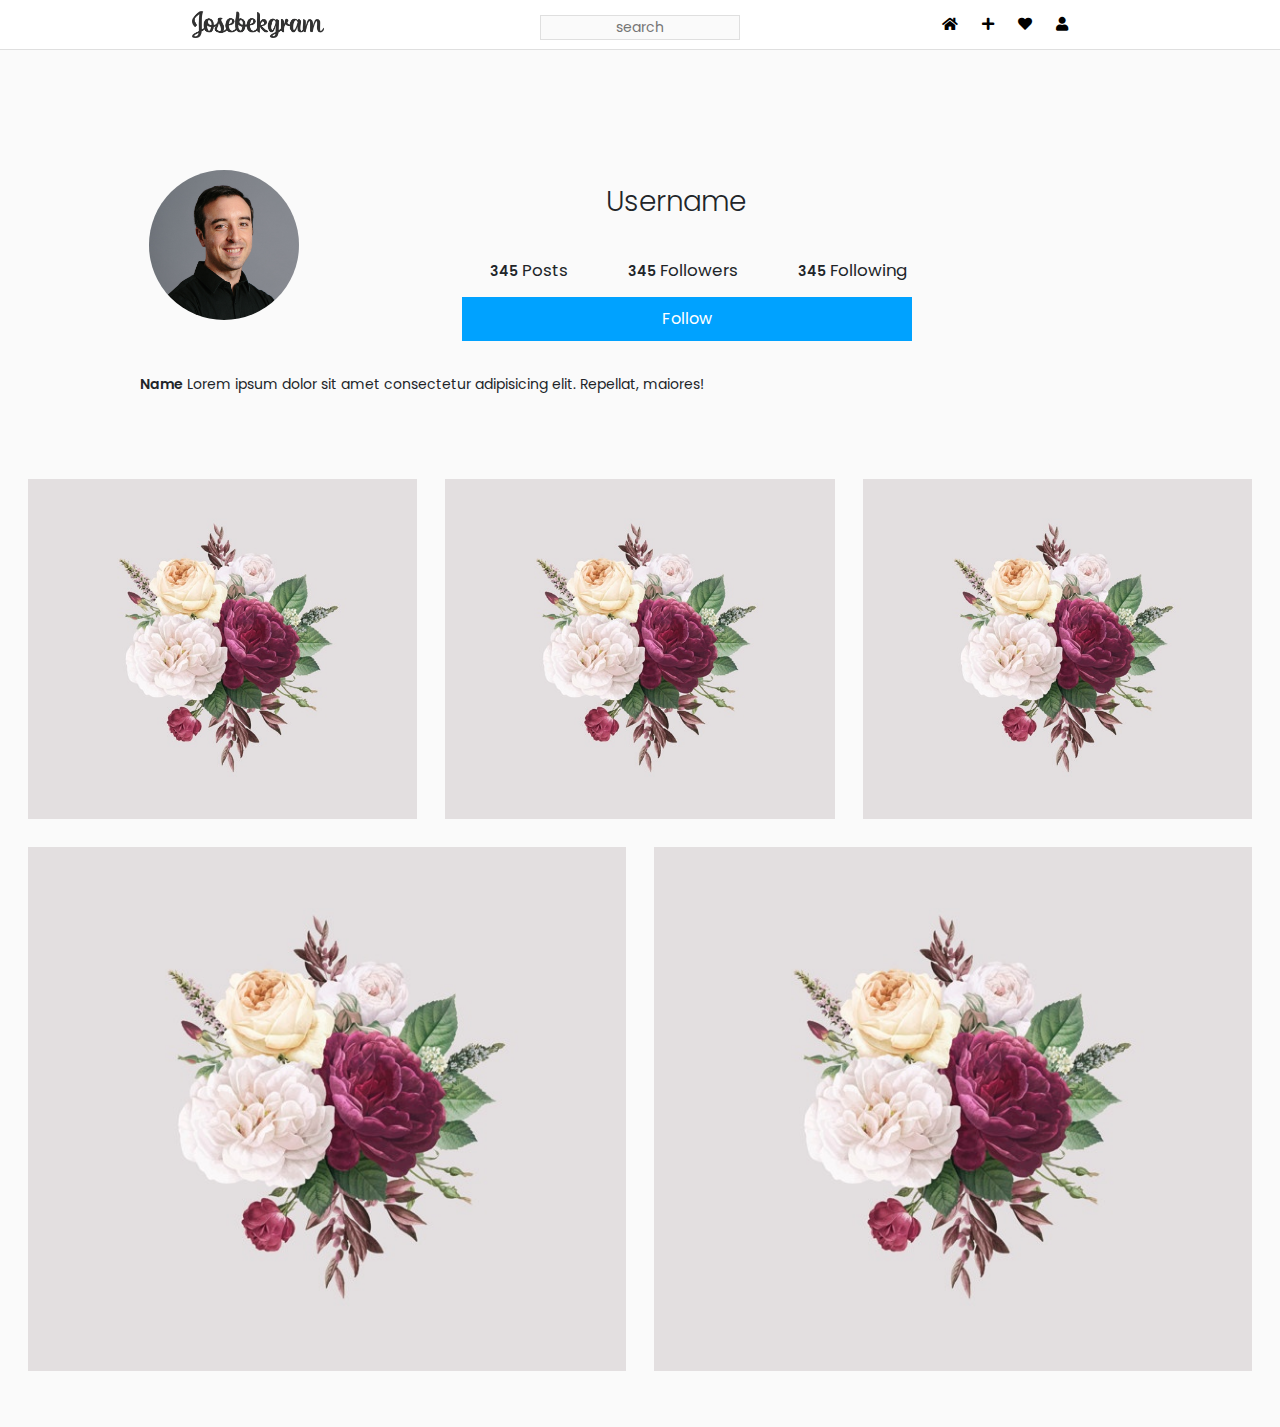
<file: user_profile.html>
<!doctype html>
<html lang="en">

<head>
    <meta charset="utf-8">
    <meta name="viewport" content="width=device-width, initial-scale=1">
    <title>Instagram | Clone</title>
    <link href="assets/css/bootstrap.min.css" rel="stylesheet" />
    <link rel="stylesheet" href="https://use.fontawesome.com/releases/v5.15.4/css/all.css" crossorigin="anonymous" />

    <link rel="stylesheet" href="assets/css/style.css">
    <link rel="stylesheet" href="assets/css/responsive.css">
</head>

<body>
    <nav class="navbar">
        <div class="nav-wrapper">
            <img src="assets/img/logo.png" alt="" class="brand-img" />
            <form class="search-form">
                <input type="text" placeholder="search" class="search-box">
            </form>
            <div class="nav-items">
                <a href="index.html"><i class="icon fas fa-home"></i></a>
                <a href="camera.html"><i class="icon fas fa-plus"></i></a>
                <a href="discover.html"><i class="icon fas fa-heart"></i></a>
                <a href="profile.html"><div class="icon user-profile"><i class="fas fa-user"></i></a>
                </div>
            </div>
        </div>
    </nav>

    <header class="profile-header">
        <div class="profile-container">
            <div class="profile">
                <div class="profile-image">
                    <img src="assets/img//1.jpeg" alt="">
                </div>
                <div class="profile-user-settings" style="width: 35%; text-align: center;">
                    <h1 class="profile-user-name">Username</h1>
                </div>
                <div class="profile-stats">
                    <ul>
                        <li><span class="profile-stat-count">345</span> Posts</li>
                        <li><span class="profile-stat-count">345</span> Followers</li>
                        <li><span class="profile-stat-count">345</span> Following</li>
                    </ul>
                    <form action="">
                        <button type="submit" class="follow-btn">Follow</button>
                    </form>
                </div>
                <div class="profile-bio" style="text-align: center;">
                    <p style="text-align: center;"><span class="profile-real-name">Name</span>
                        Lorem ipsum
                        dolor sit amet consectetur
                        adipisicing elit. Repellat,
                        maiores!</p>
                </div>
            </div>
        </div>
    </header>


    <main>
        <div class="profile-container">
            <div class="gallery">
                <div class="gallery-item">
                    <img src="assets/img/flower.jpeg" class="gallery-image" alt="gallery">
                    <div class="gallery-item-info">
                        <ul>
                            <li class="gallery-items-likes"><span class="hide-gallery-element">900</span>
                            <i class="fas fa-heart"></i>
                            </li>
                            <li class="gallery-items-comments"><span class="hide-gallery-element">434</span>
                                <i class="fas fa-comment"></i>
                                </li>
                        </ul>
                    </div>
                </div>
                <div class="gallery-item">
                    <img src="assets/img/flower.jpeg" class="gallery-image" alt="gallery">
                    <div class="gallery-item-info">
                        <ul>
                            <li class="gallery-items-likes"><span class="hide-gallery-element">21</span>
                            <i class="fas fa-heart"></i>
                            </li>
                            <li class="gallery-items-comments"><span class="hide-gallery-element">345</span>
                                <i class="fas fa-comment"></i>
                                </li>
                        </ul>
                    </div>
                </div>
                <div class="gallery-item">
                    <img src="assets/img/flower.jpeg" class="gallery-image" alt="gallery">
                    <div class="gallery-item-info">
                        <ul>
                            <li class="gallery-items-likes"><span class="hide-gallery-element">8573</span>
                            <i class="fas fa-heart"></i>
                            </li>
                            <li class="gallery-items-comments"><span class="hide-gallery-element">57</span>
                                <i class="fas fa-comment"></i>
                                </li>
                        </ul>
                    </div>
                </div>
                <div class="gallery-item">
                    <img src="assets/img/flower.jpeg" class="gallery-image" alt="gallery">
                    <div class="gallery-item-info">
                        <ul>
                            <li class="gallery-items-likes"><span class="hide-gallery-element">128</span>
                            <i class="fas fa-heart"></i>
                            </li>
                            <li class="gallery-items-comments"><span class="hide-gallery-element">60</span>
                                <i class="fas fa-comment"></i>
                                </li>
                        </ul>
                    </div>
                </div>
                <div class="gallery-item">
                    <img src="assets/img/flower.jpeg" class="gallery-image" alt="gallery">
                    <div class="gallery-item-info">
                        <ul>
                            <li class="gallery-items-likes"><span class="hide-gallery-element">40</span>
                            <i class="fas fa-heart"></i>
                            </li>
                            <li class="gallery-items-comments"><span class="hide-gallery-element">20</span>
                                <i class="fas fa-comment"></i>
                                </li>
                        </ul>
                    </div>
                </div>
            </div>
        </div>
    </main>



</body>

</html>
</file>
<file: assets/css/style.css>
@import url("https://fonts.googleapis.com/css2?family=Poppins:wght@300&display=swap");
* {
  margin: 0;
  padding: 0;
  -webkit-box-sizing: border-box;
          box-sizing: border-box;
  font-family: 'Poppins', sans-serif;
  font-size: 14px;
}

*:focus {
  outline: none;
}

body {
  width: 100%;
  background: #fafafa;
  position: relative;
  font-family: 'Poppins', sans-serif;
  padding-top: 70px;
}

.navbar {
  position: fixed;
  height: 50px;
  top: 0;
  left: 0;
  width: 100%;
  background-color: #fff;
  border-bottom: 1px solid #dfdfdf;
  display: -webkit-box;
  display: -ms-flexbox;
  display: flex;
  -webkit-box-pack: center;
      -ms-flex-pack: center;
          justify-content: center;
  padding: 5px 0;
  z-index: 99999 !important;
}

.navbar .nav-wrapper {
  width: 70%;
  max-width: 1000px;
  height: 100%;
  display: -webkit-box;
  display: -ms-flexbox;
  display: flex;
  -webkit-box-pack: justify;
      -ms-flex-pack: justify;
          justify-content: space-between;
  -webkit-box-align: center;
      -ms-flex-align: center;
          align-items: center;
}

.navbar .nav-wrapper .brand-img {
  height: 70%;
}

.navbar .nav-wrapper .search-form {
  margin-bottom: 20px;
}

.navbar .nav-wrapper .search-form .search-box {
  position: absolute;
  left: 50%;
  -webkit-transform: translateX(-50%);
          transform: translateX(-50%);
  width: 200px;
  height: 25px;
  background: #fafafa;
  border: 1px solid #dfdfdf;
  color: rgba(0, 0, 0, 0.5);
  text-align: center;
}

.navbar .nav-wrapper .nav-items a {
  color: #000 !important;
}

.navbar .nav-wrapper .nav-items {
  height: 22px;
  position: relative;
}

.navbar .nav-wrapper .nav-items .icon {
  cursor: pointer;
  height: 100%;
  margin: 0 10px;
  display: inline-block;
}

.navbar .nav-wrapper .nav-items .user-profile {
  width: 22px;
  border-radius: 50%;
}

.single-post-container {
  margin-top: 5px !important;
}

.main {
  width: 100%;
  padding: 40px 0;
  display: -webkit-box;
  display: -ms-flexbox;
  display: flex;
  -webkit-box-pack: center;
      -ms-flex-pack: center;
          justify-content: center;
  margin-top: 50px;
}

.main .wrapper {
  width: 70%;
  max-width: 1000px;
  display: -ms-grid;
  display: grid;
  -ms-grid-columns: 60% 40%;
      grid-template-columns: 60% 40%;
  grid-gap: 30px;
}

.main .wrapper .left-col {
  display: -webkit-box;
  display: -ms-flexbox;
  display: flex;
  -webkit-box-orient: vertical;
  -webkit-box-direction: normal;
      -ms-flex-direction: column;
          flex-direction: column;
}

.main .wrapper .left-col .status-wrapper {
  width: 100%;
  height: 120px;
  background: #fff;
  border: 1px solid #fdfdfd;
  padding: 10px;
  padding-right: 0;
  border-radius: 2px;
  display: -webkit-box;
  display: -ms-flexbox;
  display: flex;
  -webkit-box-align: center;
      -ms-flex-align: center;
          align-items: center;
  overflow: hidden;
  overflow-x: auto;
}

.main .wrapper .left-col .status-wrapper::-webkit-scrollbar {
  display: none;
}

.main .wrapper .left-col .status-wrapper .status-card {
  -webkit-box-flex: 0;
      -ms-flex: 0 0 auto;
          flex: 0 0 auto;
  width: 80px;
  max-width: 80px;
  display: -webkit-box;
  display: -ms-flexbox;
  display: flex;
  -webkit-box-orient: vertical;
  -webkit-box-direction: normal;
      -ms-flex-direction: column;
          flex-direction: column;
  -webkit-box-align: center;
      -ms-flex-align: center;
          align-items: center;
  margin-right: 15px;
}

.main .wrapper .left-col .status-wrapper .status-card .profile-pic {
  width: 70px;
  height: 70px;
  border-radius: 50%;
  overflow: hidden;
  padding: 3px;
  background: linear-gradient(45deg, #590a5b, #ff0080 80%);
}

.main .wrapper .left-col .status-wrapper .status-card .profile-pic img {
  width: 100%;
  height: 100%;
  -o-object-fit: cover;
     object-fit: cover;
  border-radius: 50%;
  border: 2px solid #fff;
}

.main .wrapper .right-col {
  padding: 20px;
}

.main .wrapper .right-col .profile-card {
  width: -webkit-fit-content;
  width: -moz-fit-content;
  width: fit-content;
  display: -webkit-box;
  display: -ms-flexbox;
  display: flex;
  -webkit-box-pack: center;
      -ms-flex-pack: center;
          justify-content: center;
  -webkit-box-align: center;
      -ms-flex-align: center;
          align-items: center;
  margin-bottom: 10px;
}

.main .wrapper .right-col .profile-card .profile-pic {
  -webkit-box-flex: 0;
      -ms-flex: 0 0 auto;
          flex: 0 0 auto;
  padding: 0;
  background: none;
  width: 70px;
  height: 70px;
  margin-right: 10px;
}

.main .wrapper .right-col .profile-card .profile-pic img {
  border: none !important;
  width: 70px;
  height: 70px;
}

.main .wrapper .right-col .profile-card div .username {
  font-weight: 500;
  font-size: 14px;
  color: #000000;
  margin-bottom: 0;
  margin-top: 5px;
}

.main .wrapper .right-col .profile-card div .sub-text {
  color: rgba(0, 0, 0, 0.5);
  font-size: 12px;
  margin-top: 5px;
  font-weight: bold;
}

.main .wrapper .right-col .profile-card .logout-btn {
  width: 70px;
  height: 100%;
  border: none !important;
  outline: none !important;
  text-transform: capitalize;
  font-size: 12px;
  color: #00a2ff;
  opacity: 1;
  font-weight: 700 !important;
  background: none;
}

.profile-pic {
  width: 70px;
  height: 70px;
  border-radius: 50%;
  overflow: hidden;
  padding: 3px;
  background: linear-gradient(45deg, #590a5b, #ff0080 80%);
}

.profile-pic img {
  width: 100%;
  height: 100%;
  -o-object-fit: cover;
     object-fit: cover;
  border-radius: 50%;
  border: 2px solid #fff;
}

.username {
  width: 100%;
  overflow: hidden;
  text-align: center;
  font-size: 12px;
  margin-top: 5px;
  color: rgba(0, 0, 0, 0.5);
}

.post {
  width: 100%;
  height: 600px;
  background: #fff;
  border: 1px solid #dfdfdf;
  margin-top: 10px;
}

.post .info {
  width: 100%;
  height: 60px;
  display: -webkit-box;
  display: -ms-flexbox;
  display: flex;
  -webkit-box-pack: justify;
      -ms-flex-pack: justify;
          justify-content: space-between;
  -webkit-box-align: center;
      -ms-flex-align: center;
          align-items: center;
  padding: 0 20px;
}

.post .info .profile-pic {
  width: 50px !important;
  height: 50px !important;
  padding: 0 !important;
  background: none !important;
}

.post .info .username {
  width: auto;
  font-weight: bold;
  font-size: 14px !important;
  color: #000;
  margin-left: 10px;
}

.post .info .options {
  height: 10px;
  cursor: pointer;
}

.post .info .user {
  display: -webkit-box;
  display: -ms-flexbox;
  display: flex;
  -webkit-box-align: center;
      -ms-flex-align: center;
          align-items: center;
}

.post .post-image {
  width: 100%;
  height: 500px;
  -o-object-fit: cover;
     object-fit: cover;
}

.post .post-content {
  width: 100%;
  padding: 20px;
}

.post .post-content .likes {
  font-weight: bold;
}

.post .post-content .description {
  margin: 10px 0;
  font-size: 14px;
  line-height: 20px;
}

.post .post-content .description span {
  font-weight: bold;
  margin-right: 10px;
}

.post .post-content .post-time {
  color: rgba(0, 0, 0, 0.5);
  font-size: 12px;
}

.post .post-content .reaction-wrapper {
  width: 100%;
  height: 50px;
  display: -webkit-box;
  display: -ms-flexbox;
  display: flex;
  margin-top: -20px;
  -webkit-box-align: center;
      -ms-flex-align: center;
          align-items: center;
}

.post .post-content .reaction-wrapper .icon {
  height: 25px;
  margin: 0px;
  margin-right: 20px;
}

.post .comment-wrapper {
  width: 100%;
  height: 50px;
  border: 1px solid #dfdfdf;
  display: -webkit-box;
  display: -ms-flexbox;
  display: flex;
  -webkit-box-pack: justify;
      -ms-flex-pack: justify;
          justify-content: space-between;
  -webkit-box-align: center;
      -ms-flex-align: center;
          align-items: center;
}

.post .comment-wrapper .icon {
  height: 30px !important;
  border-radius: 50%;
  width: 30px;
  margin: 20px;
}

.post .comment-wrapper .comment-box {
  width: 80%;
  height: 50px;
  border: none !important;
  outline: none !important;
  font-size: 14px;
  background: none;
}

.post .comment-wrapper .comment-btn {
  width: 70px;
  height: 100%;
  border: none !important;
  outline: none !important;
  text-transform: capitalize;
  font-size: 13px;
  color: 0, 162, 255;
  opacity: 0.5;
}

.suggestion-card {
  width: -webkit-fit-content;
  width: -moz-fit-content;
  width: fit-content;
  display: -webkit-box;
  display: -ms-flexbox;
  display: flex;
  -webkit-box-pack: center;
      -ms-flex-pack: center;
          justify-content: center;
  -webkit-box-align: center;
      -ms-flex-align: center;
          align-items: center;
  margin-bottom: 10px;
}

.suggestion-card .suggestion-pic {
  -webkit-box-flex: 0;
      -ms-flex: 0 0 auto;
          flex: 0 0 auto;
  padding: 0;
  background: none;
  width: 50px;
  height: 50px;
  margin-right: 10px;
}

.suggestion-card .suggestion-pic img {
  border: none !important;
  width: 50px;
  height: 50px;
  border-radius: 50%;
}

.suggestion-card div .username {
  font-weight: 500;
  font-size: 14px;
  color: #000000;
  margin-bottom: 0;
  margin-top: 5px;
}

.suggestion-card div .sub-text {
  color: rgba(0, 0, 0, 0.5);
  font-size: 12px;
  margin-top: 5px;
  font-weight: bold;
}

.suggestion-card .follow-btn {
  width: 70px;
  height: 100%;
  border: none !important;
  outline: none !important;
  text-transform: capitalize;
  font-size: 12px;
  color: #00a2ff;
  opacity: 1;
  font-weight: 700 !important;
  background: none;
  margin-left: 20px;
}

.suggestion-text {
  font-size: 14px;
  font-weight: 700;
  color: rgba(0, 0, 0, 0.5);
  margin: 50px 0;
}

/*========Profile Code===========*/
.profile-header {
  margin-top: 30px;
}

.profile-container {
  max-width: 95.5rem;
  margin: 0 auto;
  padding: 0 2rem;
}

.profile-btn {
  display: inline-block;
  font: inherit;
  background: none;
  border: none;
  color: inherit;
  padding: 0;
  cursor: pointer;
}

.profile-btn:focus {
  outline: 0.5rem autp #4d90fa;
}

.profile {
  padding: 5rem 0;
}

.profile::after {
  content: "";
  display: block;
  clear: both;
}

.profile-image {
  float: left;
  width: calc(33.333% - 16px);
  display: -webkit-box;
  display: -ms-flexbox;
  display: flex;
  -webkit-box-pack: center;
      -ms-flex-pack: center;
          justify-content: center;
  -webkit-box-align: center;
      -ms-flex-align: center;
          align-items: center;
  margin-right: 3rem;
}

.profile-image img {
  border-radius: 50%;
  width: 150px;
  height: 150px;
}

.profile-user-settings, .profile-stats, .profile-bio {
  float: left;
  width: calc(66.666% - 2rem);
}

.profile-user-settings {
  margin-top: 1.1rem;
}

.profile-user-name {
  display: inline-block;
  font-size: 2rem;
  font-weight: 300;
}

.profile-edit-btn {
  font-size: 1.2rem;
  line-height: 1.6;
  border: .1rem solid #dbdbdb;
  border-radius: 0.3rem;
  padding: 0 2.4rem;
  margin-left: 2rem;
  height: 30px;
}

.profile-settings-btn {
  font-size: 2rem;
  margin-left: 1rem;
}

.profile-stats {
  margin-top: 2.3rem;
}

.profile-stats ul li {
  display: inline-block;
  font-size: 1.2rem;
  line-height: 1.5;
  margin-right: 4rem;
  cursor: pointer;
}

.profile-bio {
  font-size: 1.2rem;
  font-weight: 400;
  line-height: 1.5;
  margin-top: 2.3rem;
}

.profile-real-name, .profile-stat-count, .profile-edit-btn {
  font-weight: 600;
}

.gallery {
  display: -webkit-box;
  display: -ms-flexbox;
  display: flex;
  -ms-flex-wrap: wrap;
      flex-wrap: wrap;
  margin: -1rem -1rem;
  padding-bottom: 3rem;
}

.gallery-item {
  position: relative;
  -webkit-box-flex: 1;
      -ms-flex: 1 0 22rem;
          flex: 1 0 22rem;
  margin: 1rem;
  color: #fff;
  cursor: pointer;
}

.gallery-item:hover .gallery-item-info, .gallery-item:focus .gallery-item-info {
  display: -webkit-box;
  display: -ms-flexbox;
  display: flex;
  -webkit-box-pack: center;
      -ms-flex-pack: center;
          justify-content: center;
  -webkit-box-align: center;
      -ms-flex-align: center;
          align-items: center;
  position: absolute;
  top: 0;
  width: 100%;
  height: 100%;
  background: rgba(0, 0, 0, 0.3);
}

.gallery-item-info {
  display: none;
}

.gallery-item-info li {
  display: inline-block;
  font-size: 1.2rem;
  font-weight: 400;
}

.gallery-item-likes {
  margin-right: 2.2rem;
}

.gallery-image {
  width: 100%;
  height: 100%;
  -o-object-fit: contain;
     object-fit: contain;
}

.container {
  height: 100vh;
  display: -webkit-box;
  display: -ms-flexbox;
  display: flex;
  -webkit-box-orient: vertical;
  -webkit-box-direction: normal;
      -ms-flex-direction: column;
          flex-direction: column;
}

.container .main-container {
  display: -webkit-box;
  display: -ms-flexbox;
  display: flex;
  -webkit-box-flex: 1;
      -ms-flex-positive: 1;
          flex-grow: 1;
  margin-top: 20px;
}

.container .main-container .main-content {
  margin: 30px auto;
  display: -webkit-box;
  display: -ms-flexbox;
  display: flex;
  -webkit-box-align: center;
      -ms-flex-align: center;
          align-items: center;
  -webkit-box-pack: center;
      -ms-flex-pack: center;
          justify-content: center;
  max-width: 930px;
  -webkit-box-flex: 1;
      -ms-flex-positive: 1;
          flex-grow: 1;
}

.slide-container {
  height: 620px;
  -ms-flex-preferred-size: 450px;
      flex-basis: 450px;
}

.slide-content {
  margin: 100px 0 0 150px;
  position: relative;
}

.slide-container img {
  position: absolute;
  inset: 0;
  opacity: 0;
  visibility: hidden;
}

.active {
  opacity: 1 !important;
  visibility: visible !important;
}

/* Form Container*/
.form-container {
  -webkit-box-flex: 1;
      -ms-flex-positive: 1;
          flex-grow: 1;
  max-width: 350px;
  display: -webkit-box;
  display: -ms-flexbox;
  display: flex;
  -webkit-box-orient: vertical;
  -webkit-box-direction: normal;
      -ms-flex-direction: column;
          flex-direction: column;
  -webkit-box-pack: center;
      -ms-flex-pack: center;
          justify-content: center;
}

.box {
  border: 1px solid #dfdfdf;
  background: #fff;
  border-radius: 3px;
}

.form-content {
  margin-bottom: 10px;
  padding: 10px;
}

.form-content .logo {
  text-align: center;
  height: 50px;
  width: 175px;
  margin: 10px auto 20px auto;
}

.form-content .logo img {
  max-width: 100%;
}

.login-form {
  padding-top: 25px;
  margin-bottom: 10px;
}

.login-form .form-group {
  margin: 0 40px 6px;
}

.login-form .form-group .login-input {
  height: 35px;
  border: 1px solid #dfdfdf;
  border-radius: 3px;
  position: relative;
}

.login-form .form-group .login-input input {
  width: 100%;
  height: 100%;
  padding: 9px 8px 7px;
  border: 0;
  outline: 0;
  background: #fafafa;
  color: #000;
  font-size: 12px;
}

.login-form .form-group .login-input input::-webkit-input-placeholder {
  font-size: 12px;
}

.login-form .form-group .login-input input:-ms-input-placeholder {
  font-size: 12px;
}

.login-form .form-group .login-input input::-ms-input-placeholder {
  font-size: 12px;
}

.login-form .form-group .login-input input::placeholder {
  font-size: 12px;
}

.login-form .btn-group {
  padding: 8px 40px;
  width: 100%;
}

.login-form .btn-group .login-btn {
  width: 100%;
  border: 1px solid transparent;
  outline: 0;
  background: #00a2ff;
  color: #fff;
  font-weight: 600;
  font-size: 14px;
  line-height: 18px;
  padding: 5px 10px;
}

.or {
  display: -webkit-box;
  display: -ms-flexbox;
  display: flex;
  -webkit-box-pack: center;
      -ms-flex-pack: center;
          justify-content: center;
  -webkit-box-align: center;
      -ms-flex-align: center;
          align-items: center;
  margin: 0 auto;
}

.or hr {
  width: 35%;
  margin: 0 10px;
}

.or hr span {
  color: #919191;
}

.goto {
  padding: 10px;
  margin-bottom: 10px;
}

.goto p {
  font-size: 14px;
  margin: 15px;
  text-align: center;
}

.goto a {
  text-decoration: none !important;
  color: #00a2ff;
  font-size: 14px;
  line-height: 18px;
  font-weight: 600;
}

.app-download {
  display: -webkit-box;
  display: -ms-flexbox;
  display: flex;
  -webkit-box-orient: vertical;
  -webkit-box-direction: normal;
      -ms-flex-direction: column;
          flex-direction: column;
}

.app-download p {
  font-size: 14px;
  line-height: 18px;
  text-align: center;
  margin: 10px 20px;
}

.app-download .store-link {
  display: -webkit-box;
  display: -ms-flexbox;
  display: flex;
  -webkit-box-align: center;
      -ms-flex-align: center;
          align-items: center;
  -webkit-box-pack: center;
      -ms-flex-pack: center;
          justify-content: center;
  padding: 10px;
}

.app-download .store-link a img {
  height: 40px;
}

.store-link a:nth-child(1) {
  margin-right: 8px;
}

.footer {
  padding-bottom: 52px;
  padding-top: 2px;
}

.footer .links {
  display: -webkit-box;
  display: -ms-flexbox;
  display: flex;
  -webkit-box-align: center;
      -ms-flex-align: center;
          align-items: center;
  -webkit-box-pack: center;
      -ms-flex-pack: center;
          justify-content: center;
  -ms-flex-wrap: wrap;
      flex-wrap: wrap;
}

.footer .links a {
  text-decoration: none;
  color: #000;
  font-size: 13px;
  line-height: 18px;
  margin: 0 8px 12px 8px;
}

.copyright {
  padding: 12px 0;
  color: #000;
  line-height: 18px;
  font-size: 12px;
  text-align: center;
}

.follow-btn {
  display: inline-block;
  background: #00a2ff;
  color: #fff;
  font-size: 16px;
  padding: 10px;
  border: none;
  width: 450px;
}

/*========Camera===============*/
.camera-container {
  max-width: 93.5rem;
  margin: 0 auto;
  padding: 0 2rem;
}

.camera {
  display: -webkit-box;
  display: -ms-flexbox;
  display: flex;
  -ms-flex-wrap: wrap;
      flex-wrap: wrap;
  padding: 3rem;
}

.camera-image {
  position: relative;
  -webkit-box-flex: 1;
      -ms-flex: 1 0 22rem;
          flex: 1 0 22rem;
  margin: 1rem;
  text-align: center;
  cursor: pointer;
  color: #fff;
}

.camera-form {
  width: 50%;
  margin: 5px auto;
}

.upload-btn {
  background: #00a2ff;
  color: #fff;
  width: 70px;
  height: 100%;
  font-size: 16px;
  border: none;
  display: block;
  outline: none;
  margin: 0 auto;
  border-radius: 3px;
}

/*========search area=========*/
.search-btn {
  color: #00a2ff;
  background: none;
  outline: none;
  border: none;
  font-size: 14px;
  margin-left: 10px;
}

.search-result-item {
  display: -webkit-box;
  display: -ms-flexbox;
  display: flex;
  -webkit-box-pack: start;
      -ms-flex-pack: start;
          justify-content: flex-start;
  -webkit-box-align: start;
      -ms-flex-align: start;
          align-items: flex-start;
  margin-top: 20px;
}

.search-result-item img {
  width: 50px;
  height: 50px;
  border-radius: 50%;
}

.search-result-item p {
  margin: 10px 0 0 10px;
  font-size: 14px;
}

.search-result-item span {
  color: #a5a5a5;
  font-size: 12px;
  margin: 20px 0 0 20px;
}

.search-result-item .search-result-item-btn {
  width: 100%;
  margin-top: 10px;
}

.search-result-item .search-result-item-btn button {
  color: #00a2ff;
  background: none;
  outline: none;
  border: none;
  font-size: 14px;
  float: right;
}

/*===========Edit Profile==========*/
.edit-profile-image {
  width: 100px;
  height: 100px;
  border-radius: 50%;
  margin: 5px;
}

.update_profile_btn {
  display: inline-block;
  background: #00a2ff;
  padding: 5px;
  color: #fff;
  border: none;
  font-size: 16px;
  text-align: center;
  outline: none;
  width: 100%;
}

.discover-container {
  max-width: 95.5rem;
  margin: 10px auto;
  padding: 0 2rem;
}

.signup-read {
  width: 70% !important;
}
/*# sourceMappingURL=style.css.map */
</file>
<file: assets/css/responsive.css>
/*Medium Screens */
@media (max-width: 1100px) {
  .navbar {
    z-index: 9999 !important;
  }
  .navbar .nav-wrapper {
    width: 90%;
  }
  .navbar .nav-wrapper .search-form {
    display: none;
  }
  .right-col {
    display: none;
  }
  .main .wrapper {
    width: 90%;
    display: block;
  }
}

@media screen and (max-width: 880px) {
  .profile {
    display: -webkit-box;
    display: -ms-flexbox;
    display: flex;
    -ms-flex-wrap: wrap;
        flex-wrap: wrap;
    padding: 4rem 0;
  }
  .profile::after {
    display: none;
  }
  .profile-image, .profile-user-settings, .profile-bio, .profile-stats {
    float: none;
    width: auto;
    margin: 5px auto;
  }
  .profile-image {
    margin: 0 auto;
  }
  .profile-stats ul li {
    display: block;
  }
  .profile-user-name {
    font-size: 20px;
  }
}

/*Small Screens */
@media (max-width: 500px) {
  .nav-items .icon {
    margin: 0 5px !important;
  }
  .post .post-image {
    height: 300px;
  }
}

@media only screen and (max-width: 850px) {
  .slide-container {
    display: none;
  }
}

@media only screen and (max-width: 500px) {
  .main-container {
    margin-top: 0 !important;
  }
  .box {
    border: 0px !important;
  }
}

.dark {
  background: #151515;
  border: 1px olid #262626;
  color: #dfdfdf;
}

.dark-mode-link {
  color: #fff !important;
}
/*# sourceMappingURL=responsive.css.map */
</file>
